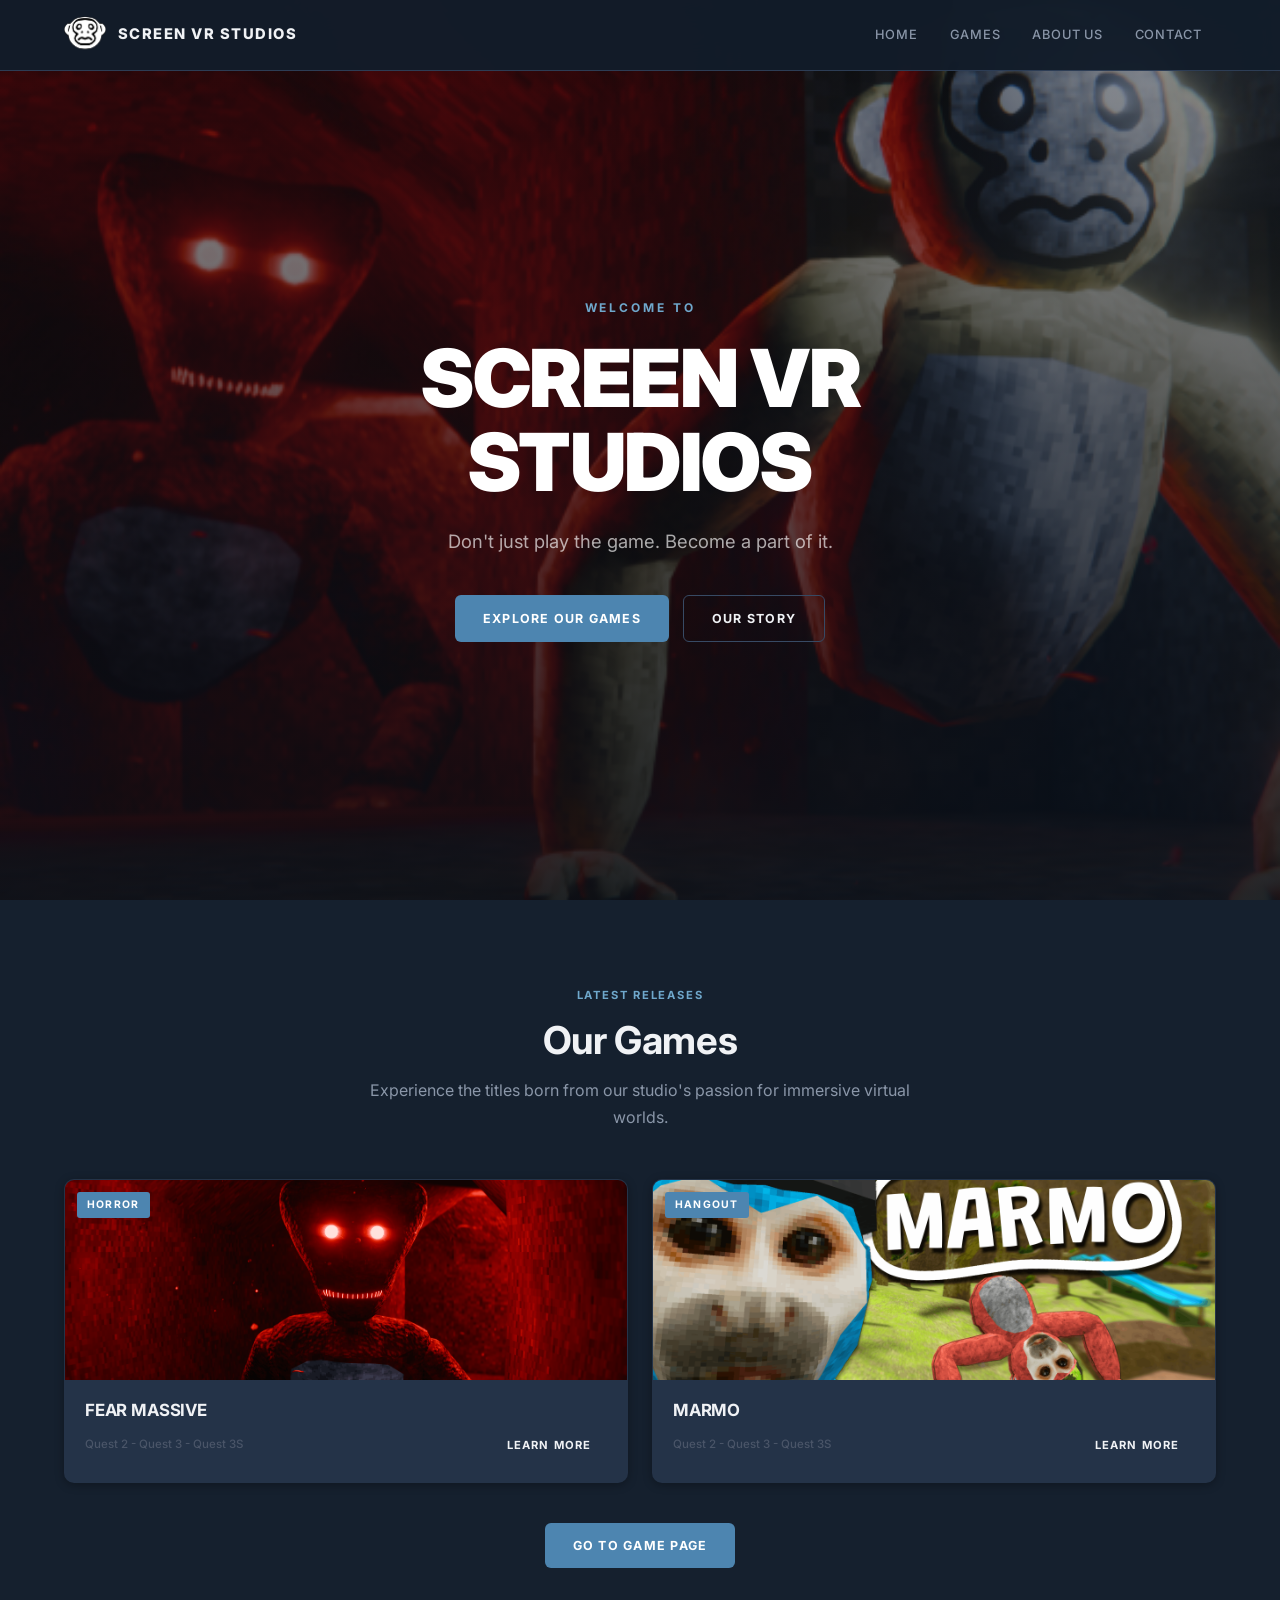
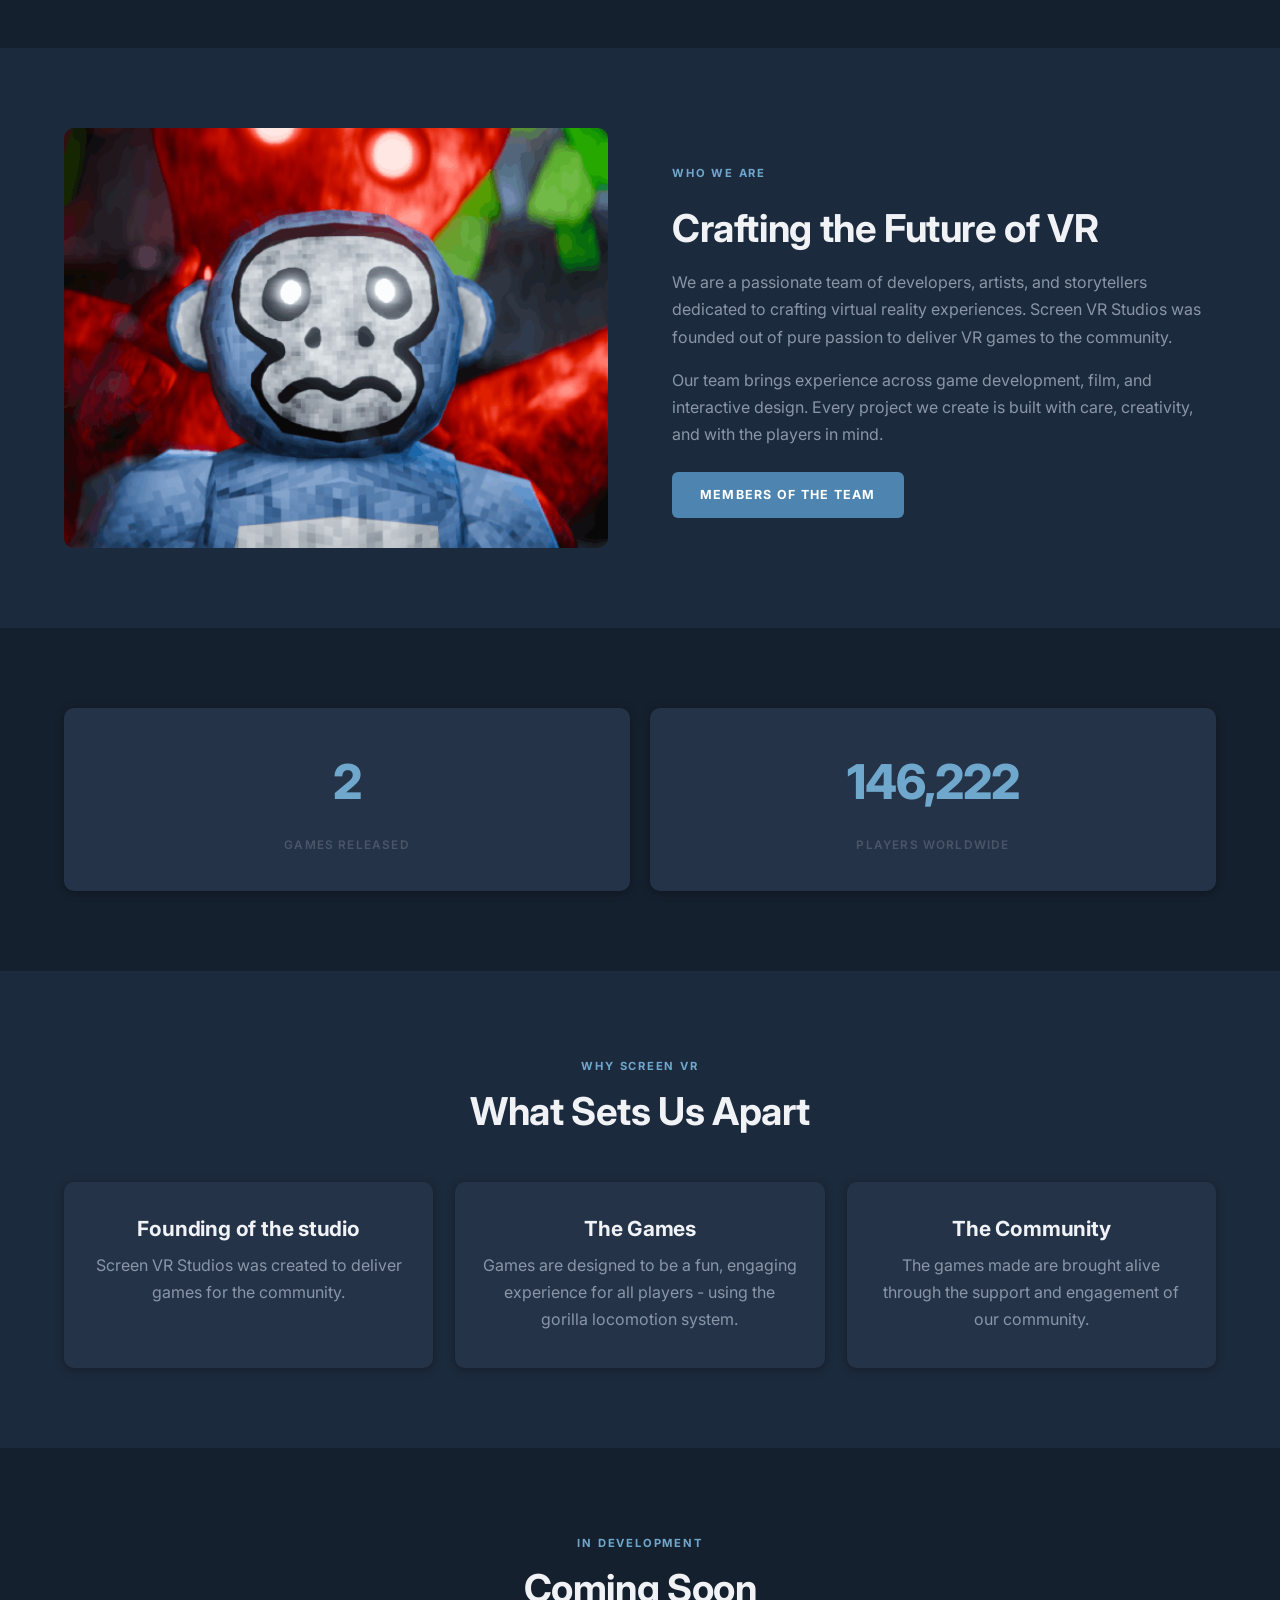
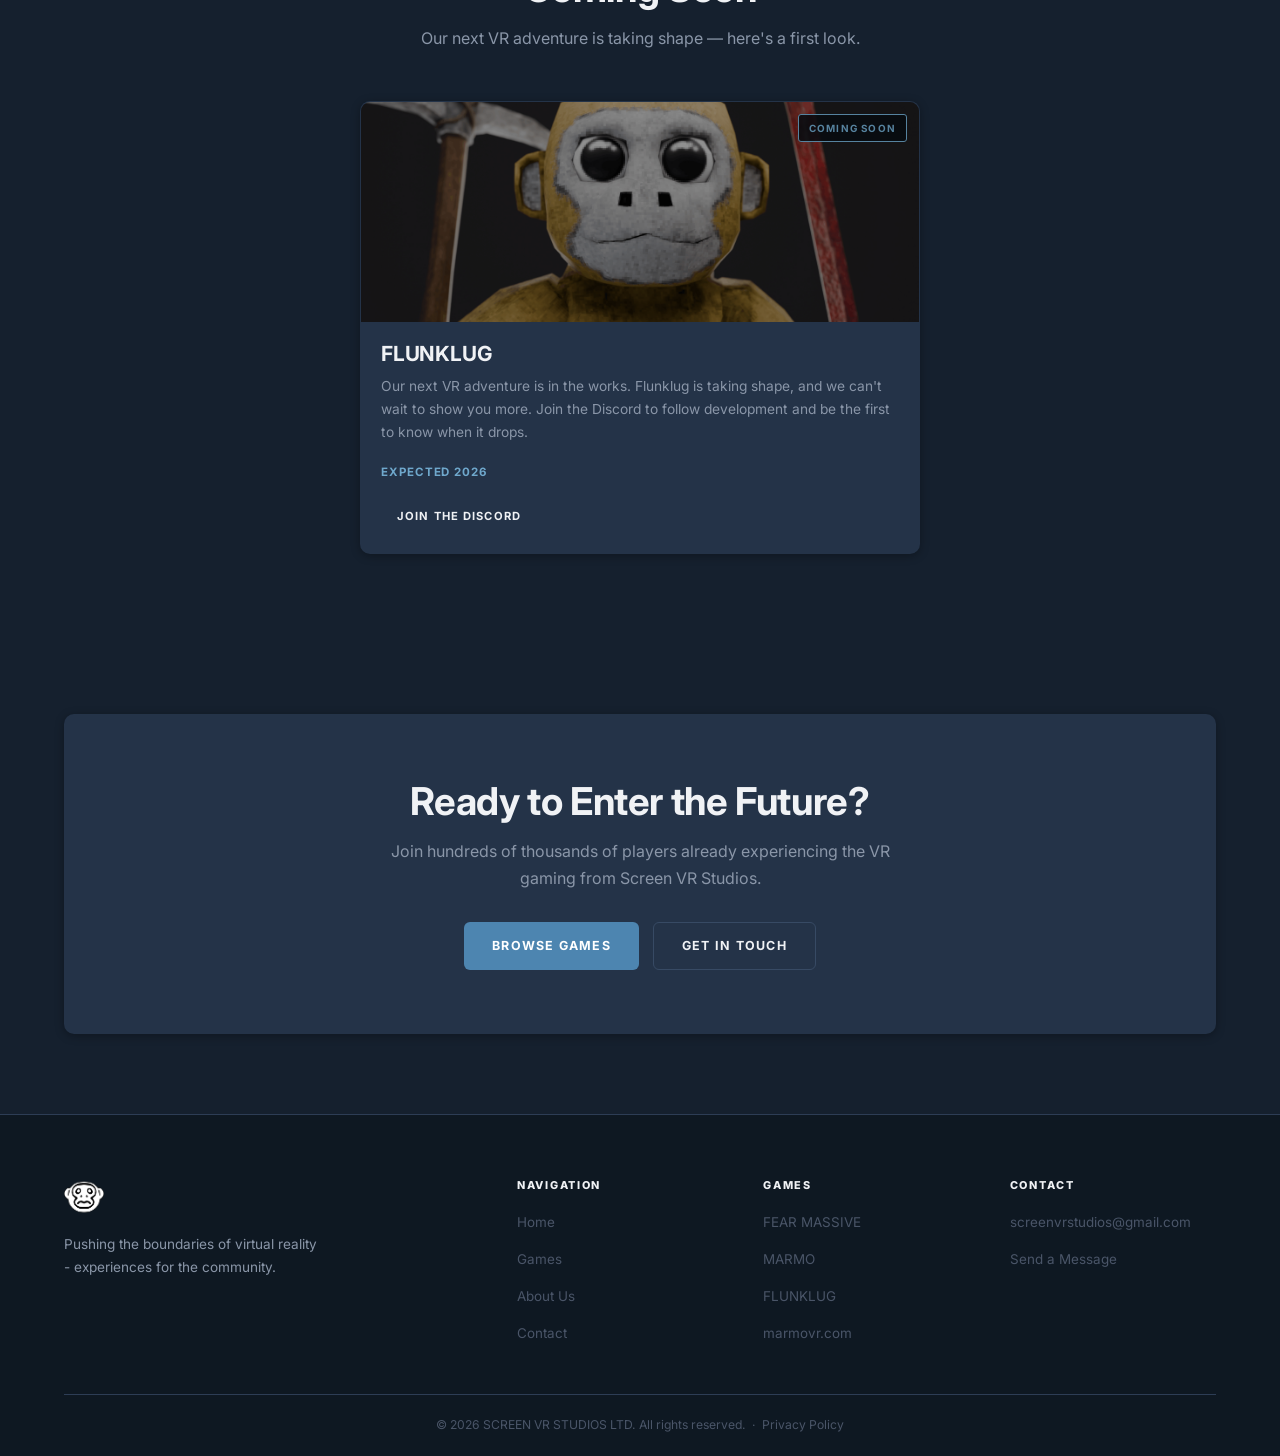
<file: index.html>
<!DOCTYPE html>
<html lang="en">
<head>
    <meta charset="UTF-8">
    <meta name="viewport" content="width=device-width, initial-scale=1.0">
    <title>Home - Screen VR Studios</title>
    <meta property="og:title" content="Screen VR Studios">
    <meta property="og:description" content="VR game developers based in England, UK. Creators of Fear Massive and Marmo - available now on Meta Quest.">
    <meta property="og:image" content="https://screenvrstudios.com/logo.png">
    <meta property="og:url" content="https://screenvrstudios.com">
    <meta property="og:type" content="website">
    <link rel="icon" type="image/x-icon" href="/images/SVS.ico">
    <link rel="apple-touch-icon" href="/logo.png">
    <link rel="manifest" href="/site.webmanifest">
    <meta name="theme-color" content="#4d85b0">
    <link rel="preconnect" href="https://fonts.googleapis.com">
    <link rel="preconnect" href="https://fonts.gstatic.com" crossorigin>
    <link rel="stylesheet" href="https://fonts.googleapis.com/css2?family=Inter:wght@400;500;600;700;800&display=swap">
    <link rel="preload" as="image" href="images/IntroImage.jpg">
    <link rel="stylesheet" href="styles.css">
</head>
<body class="preloading">

    <div id="preloader">
        <img src="logo.png" alt="Screen VR Studios" class="preloader-logo">
        <div class="preloader-spinner"></div>
    </div>

    <header class="site-header" id="site-header">
        <div class="header-inner container">
            <a href="/" class="brand">
                <img src="logo.png" alt="Screen VR Studios Logo" class="brand-logo">
                <span class="brand-name">SCREEN VR STUDIOS</span>
            </a>
            <nav class="main-nav">
                <ul>
                    <li><a href="/" class="nav-link">Home</a></li>
                    <li><a href="/games" class="nav-link">Games</a></li>
                    <li><a href="/about" class="nav-link">About Us</a></li>
                    <li><a href="/contact" class="nav-link">Contact</a></li>
                </ul>
            </nav>
            <button class="hamburger" id="hamburger" aria-label="Open menu" aria-expanded="false">
                <span></span><span></span><span></span>
            </button>
        </div>
        <nav class="mobile-nav" id="mobile-nav" aria-hidden="true">
            <ul>
                <li><a href="/" class="nav-link">Home</a></li>
                <li><a href="/games" class="nav-link">Games</a></li>
                <li><a href="/about" class="nav-link">About Us</a></li>
                <li><a href="/contact" class="nav-link">Contact</a></li>
            </ul>
        </nav>
    </header>

    <main>

        <section class="hero" style="--hero-bg: url('images/IntroImage.jpg')">
            <div class="hero-overlay"></div>
            <div class="hero-content">
                <p class="hero-tagline">Welcome to</p>
                <h1 class="hero-title">SCREEN VR STUDIOS</h1>
                <p class="hero-subtitle">Don't just play the game. Become a part of it.</p>
                <div class="hero-buttons">
                    <a href="/games" class="btn btn-primary">Explore Our Games</a>
                    <a href="/about" class="btn btn-outline">Our Story</a>
                </div>
            </div>

        </section>

        <section class="section" id="featured-games">
            <div class="container">
                <div class="section-header">
                    <span class="section-label">Latest Releases</span>
                    <h2 class="section-title">Our Games</h2>
                    <p class="section-desc">Experience the titles born from our studio's passion for immersive virtual worlds.</p>
                </div>
                <div class="games-grid">

                    <div class="game-card reveal">
                        <div class="game-card-img" style="--card-img: url('images/FM_HeroBannerBlank.png')">
                            <span class="game-tag">Horror</span>
                        </div>
                        <div class="game-card-body">
                            <h3>FEAR MASSIVE</h3>
                            <div class="game-card-footer">
                                <span class="game-platform">Quest 2 - Quest 3 - Quest 3S</span>
                                <a href="/games" class="btn btn-sm">Learn More</a>
                            </div>
                        </div>
                    </div>

                    <div class="game-card reveal">
                        <div class="game-card-img" style="--card-img: url('images/Ma_CoverImage.png')">
                            <span class="game-tag">Hangout</span>
                        </div>
                        <div class="game-card-body">
                            <h3>MARMO</h3>
                            <div class="game-card-footer">
                                <span class="game-platform">Quest 2 - Quest 3 - Quest 3S</span>
                                <a href="/games" class="btn btn-sm">Learn More</a>
                            </div>
                        </div>
                    </div>

                </div>
                <div class="section-cta">
                    <a href="/games" class="btn btn-primary">Go to game page</a>
                </div>
            </div>
        </section>

        <section class="section section-dark about-teaser">
            <div class="container">
                <div class="two-col-grid">
                    <div class="two-col-img reveal">
                        <img src="images/FM_SquareLogoIcon512.png" alt="Screen VR Studios Team" loading="lazy">
                    </div>
                    <div class="two-col-text reveal">
                        <span class="section-label">Who We Are</span>
                        <h2>Crafting the Future of VR</h2>
                        <p>We are a passionate team of developers, artists, and storytellers dedicated to crafting virtual reality experiences. Screen VR Studios was founded out of pure passion to deliver VR games to the community.</p>
                        <p>Our team brings experience across game development, film, and interactive design. Every project we create is built with care, creativity, and with the players in mind.</p>
                        <a href="/about" class="btn btn-primary">Members of the Team</a>
                    </div>
                </div>
            </div>
        </section>

        <section class="section stats-section">
            <div class="container">
                <div class="stats-grid">
                    <div class="stat-item reveal">
                        <span class="stat-number" data-target="2" data-instant="true">2</span>
                        <span class="stat-label">Games Released</span>
                    </div>
                    <div class="stat-item reveal">
                        <span class="stat-number" data-target="350000" data-suffix="+">350,000+</span>
                        <span class="stat-label">Players Worldwide</span>
                    </div>
                </div>
            </div>
        </section>

        <section class="section section-dark features-section">
            <div class="container">
                <div class="section-header">
                    <span class="section-label">Why Screen VR</span>
                    <h2 class="section-title">What Sets Us Apart</h2>
                </div>
                <div class="features-grid">
                    <div class="feature-card reveal">
                        <h3>Founding of the studio</h3>
                        <p>Screen VR Studios was created to deliver games for the community.</p>
                    </div>
                    <div class="feature-card reveal">
                        <h3>The Games</h3>
                        <p>Games are designed to be a fun, engaging experience for all players - using the gorilla locomotion system.</p>
                    </div>
                    <div class="feature-card reveal">
                        <h3>The Community</h3>
                        <p>The games made are brought alive through the support and engagement of our community.</p>
                    </div>
                </div>
            </div>
        </section>

        <section class="section coming-soon-section">
            <div class="container">
                <div class="section-header">
                    <span class="section-label">In Development</span>
                    <h2 class="section-title">Coming Soon</h2>
                    <p class="section-desc">Our next VR adventure is taking shape — here's a first look.</p>
                </div>
                <div class="coming-soon-grid">
                    <div class="coming-soon-card reveal">
                        <div class="coming-soon-img" style="--cs-img: url('images/Flunklug.jpg')">
                            <div class="coming-soon-badge">Coming Soon</div>
                        </div>
                        <div class="coming-soon-body">
                            <h3>FLUNKLUG</h3>
                            <p>Our next VR adventure is in the works. Flunklug is taking shape, and we can't wait to show you more. Join the Discord to follow development and be the first to know when it drops.</p>
                            <span class="release-eta">Expected 2026</span>
                            <div style="margin-top:16px;">
                                <a href="https://discord.gg/YQxSgAFdZA" class="btn btn-sm">Join the Discord</a>
                            </div>
                        </div>
                    </div>
                </div>
            </div>
        </section>

        <section class="section cta-section">
            <div class="container">
                <div class="cta-box reveal">
                    <h2>Ready to Enter the Future?</h2>
                    <p>Join hundreds of thousands of players already experiencing the VR gaming from Screen VR Studios.</p>
                    <div class="cta-buttons">
                        <a href="/games" class="btn btn-primary">Browse Games</a>
                        <a href="/contact" class="btn btn-outline">Get in Touch</a>
                    </div>
                </div>
            </div>
        </section>

    </main>

    <footer class="site-footer">
        <div class="container">
            <div class="footer-grid">
                <div class="footer-brand">
                    <img src="logo.png" alt="Screen VR Studios" class="footer-logo">
                    <p>Pushing the boundaries of virtual reality - experiences for the community.</p>

                </div>
                <div class="footer-links">
                    <h4>Navigation</h4>
                    <ul>
                        <li><a href="/">Home</a></li>
                        <li><a href="/games">Games</a></li>
                        <li><a href="/about">About Us</a></li>
                        <li><a href="/contact">Contact</a></li>
                    </ul>
                </div>
                <div class="footer-links">
                    <h4>Games</h4>
                    <ul>
                        <li><a href="https://www.meta.com/en-gb/experiences/fear-massive/7140885302658491/">FEAR MASSIVE</a></li>
                        <li><a href="https://www.meta.com/en-gb/experiences/marmo/24881288181514277/">MARMO</a></li>
                        <li><a href="/flunklug">FLUNKLUG</a></li>
                        <li><a href="https://marmovr.com">marmovr.com</a></li>
                    </ul>
                </div>
                <div class="footer-links">
                    <h4>Contact</h4>
                    <ul>
                        <li><a href="mailto:screenvrstudios@gmail.com">screenvrstudios@gmail.com</a></li>
                        <li><a href="/contact">Send a Message</a></li>
                    </ul>
                </div>
            </div>
            <div class="footer-bottom">
                <p>&copy; <span id="footer-year"></span> SCREEN VR STUDIOS LTD. All rights reserved. &nbsp;·&nbsp; <a href="/privacy-policy">Privacy Policy</a></p>
            </div>
        </div>
    </footer>

    <script src="main.js"></script>
</body>
</html>
</file>
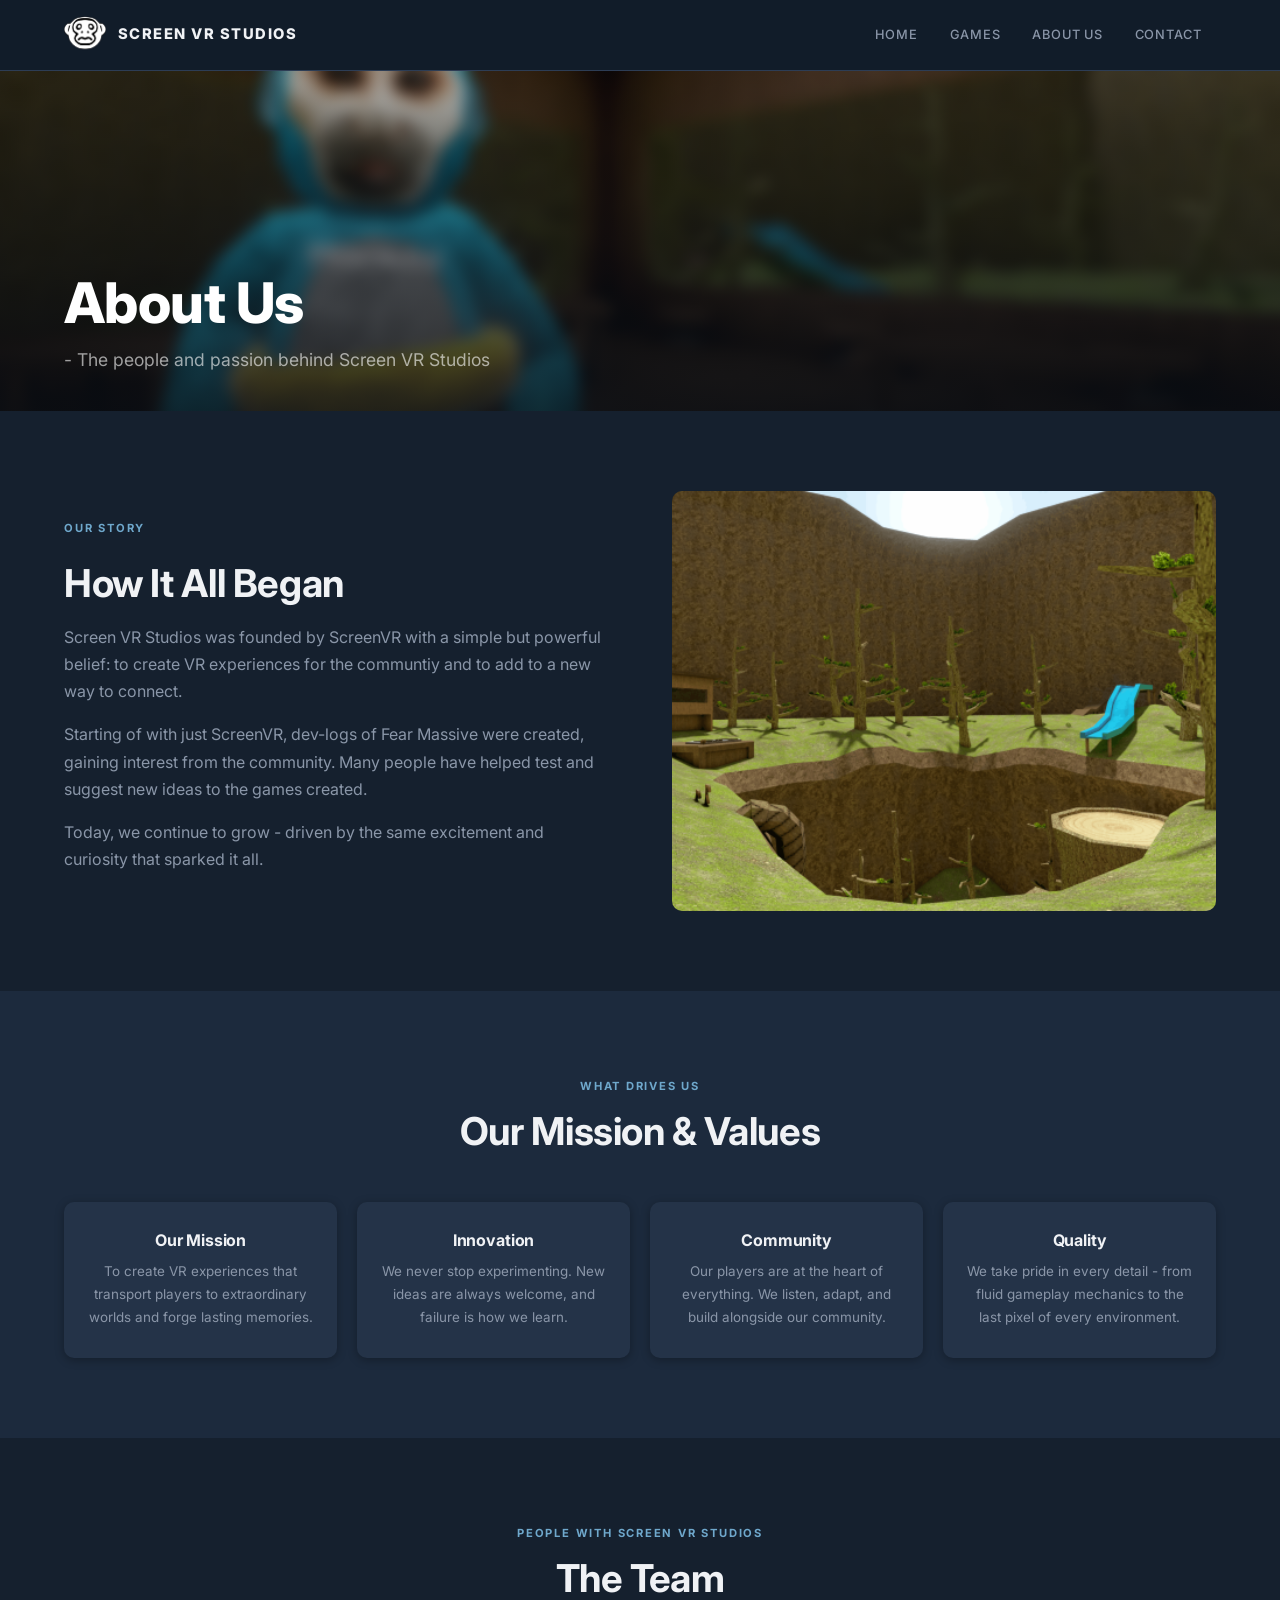
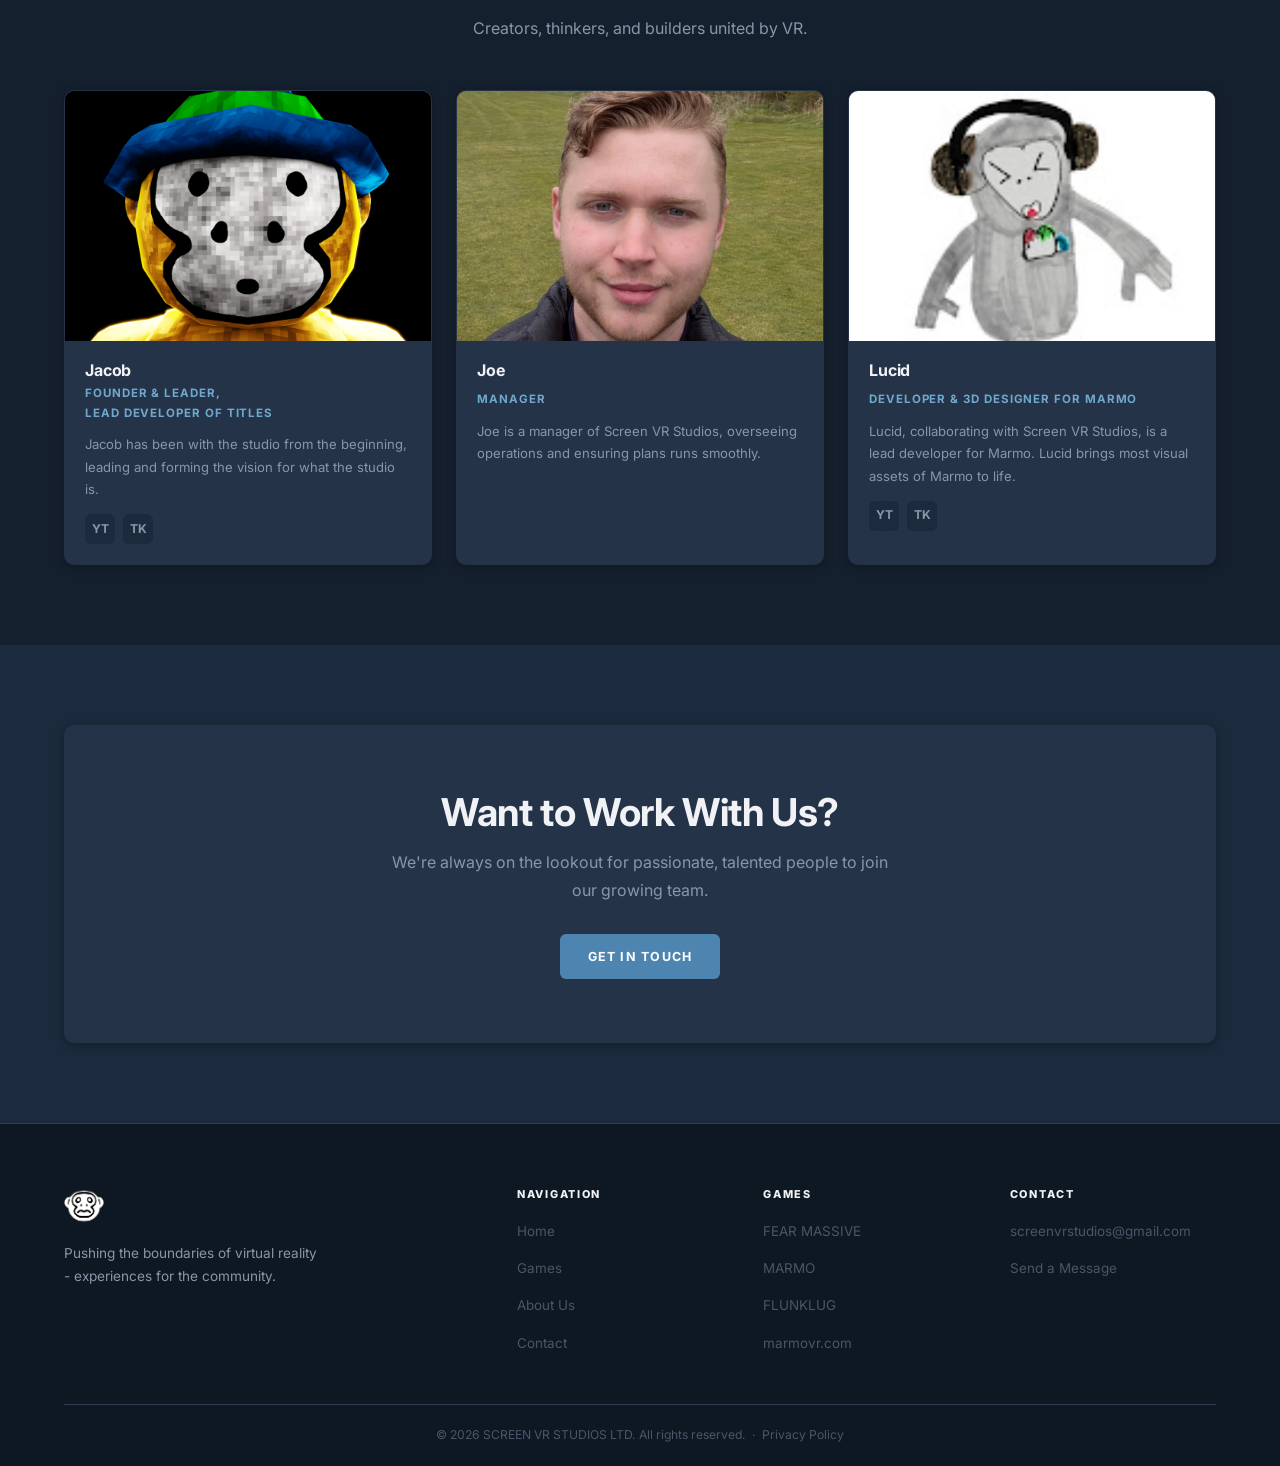
<file: about.html>
<!DOCTYPE html>
<html lang="en">
<head>
    <meta charset="UTF-8">
    <meta name="viewport" content="width=device-width, initial-scale=1.0">
    <title>About Us - Screen VR Studios</title>
    <meta property="og:title" content="About Us - Screen VR Studios">
    <meta property="og:description" content="Meet the team behind Screen VR Studios - a VR game development studio based in England, UK.">
    <meta property="og:image" content="https://screenvrstudios.com/logo.png">
    <meta property="og:url" content="https://screenvrstudios.com/about.html">
    <meta property="og:type" content="website">
    <link rel="icon" type="image/x-icon" href="/images/SVS.ico">
    <link rel="apple-touch-icon" href="/logo.png">
    <link rel="manifest" href="/site.webmanifest">
    <meta name="theme-color" content="#4d85b0">
    <link rel="preconnect" href="https://fonts.googleapis.com">
    <link rel="preconnect" href="https://fonts.gstatic.com" crossorigin>
    <link rel="stylesheet" href="https://fonts.googleapis.com/css2?family=Inter:wght@400;500;600;700;800&display=swap">
    <link rel="preload" as="image" href="images/MarmoShot1Blurred.png">
    <link rel="stylesheet" href="styles.css">
</head>
<body class="preloading">

    <div id="preloader">
        <img src="logo.png" alt="Screen VR Studios" class="preloader-logo">
        <div class="preloader-spinner"></div>
    </div>

    <header class="site-header" id="site-header">
        <div class="header-inner container">
            <a href="/" class="brand">
                <img src="logo.png" alt="Screen VR Studios Logo" class="brand-logo">
                <span class="brand-name">SCREEN VR STUDIOS</span>
            </a>
            <nav class="main-nav">
                <ul>
                    <li><a href="/" class="nav-link">Home</a></li>
                    <li><a href="/games" class="nav-link">Games</a></li>
                    <li><a href="/about" class="nav-link">About Us</a></li>
                    <li><a href="/contact" class="nav-link">Contact</a></li>
                </ul>
            </nav>
            <button class="hamburger" id="hamburger" aria-label="Open menu" aria-expanded="false">
                <span></span><span></span><span></span>
            </button>
        </div>
        <nav class="mobile-nav" id="mobile-nav" aria-hidden="true">
            <ul>
                <li><a href="/" class="nav-link">Home</a></li>
                <li><a href="/games" class="nav-link">Games</a></li>
                <li><a href="/about" class="nav-link">About Us</a></li>
                <li><a href="/contact" class="nav-link">Contact</a></li>
            </ul>
        </nav>
    </header>

    <main>

        <section class="page-hero" style="--hero-bg: url('images/MarmoShot1Blurred.png')">
            <div class="hero-overlay"></div>
            <div class="page-hero-content container">
                <h1>About Us</h1>
                <p>- The people and passion behind Screen VR Studios</p>
            </div>
        </section>

        <section class="section">
            <div class="container">
                <div class="two-col-grid">
                    <div class="two-col-text reveal">
                        <span class="section-label">Our Story</span>
                        <h2>How It All Began</h2>
                        <p>Screen VR Studios was founded by ScreenVR with a simple but powerful belief: to create VR experiences for the communtiy and to add to a new way to connect.</p>
                        <p>Starting of with just ScreenVR, dev-logs of Fear Massive were created, gaining interest from the community. Many people have helped test and suggest new ideas to the games created.</p>
                        <p>Today, we continue to grow - driven by the same excitement and curiosity that sparked it all.</p>
                    </div>
                    <div class="two-col-img reveal">
                        <img src="images/MarmoShot3.png" alt="Our Story" loading="lazy">
                    </div>
                </div>
            </div>
        </section>

        <section class="section section-dark">
            <div class="container">
                <div class="section-header">
                    <span class="section-label">What Drives Us</span>
                    <h2 class="section-title">Our Mission &amp; Values</h2>
                </div>
                <div class="values-grid">
                    <div class="value-card reveal">
                        <h3>Our Mission</h3>
                        <p>To create VR experiences that transport players to extraordinary worlds and forge lasting memories.</p>
                    </div>
                    <div class="value-card reveal">
                        <h3>Innovation</h3>
                        <p>We never stop experimenting. New ideas are always welcome, and failure is how we learn.</p>
                    </div>
                    <div class="value-card reveal">
                        <h3>Community</h3>
                        <p>Our players are at the heart of everything. We listen, adapt, and build alongside our community.</p>
                    </div>
                    <div class="value-card reveal">
                        <h3>Quality</h3>
                        <p>We take pride in every detail - from fluid gameplay mechanics to the last pixel of every environment.</p>
                    </div>
                </div>
            </div>
        </section>

        <section class="section" id="team">
            <div class="container">
                <div class="section-header">
                    <span class="section-label">People with Screen Vr Studios</span>
                    <h2 class="section-title">The Team</h2>
                    <p class="section-desc">Creators, thinkers, and builders united by VR.</p>
                </div>
                <div class="team-grid">

                    <div class="team-card reveal">
                        <div class="team-card-img" style="--member-img: url('images/ScreenFMPlayer.png')"></div>
                        <div class="team-card-body">
                            <h3>Jacob</h3>
                            <span class="team-role">Founder & Leader,<br> lead developer of titles</span>
                            <p>Jacob has been with the studio from the beginning, leading and forming the vision for what the studio is.</p>
                            <div class="team-social">
                                <a href="https://www.youtube.com/@ScreenVR" aria-label="YouTube">YT</a>
                                <a href="https://www.tiktok.com/@screenvrstudios" aria-label="TikTok">TK</a>
                            </div>
                        </div>
                    </div>

                    <div class="team-card reveal">
                        <div class="team-card-img" style="--member-img: url('images/joe.jpg')"></div>
                        <div class="team-card-body">
                            <h3>Joe</h3>
                            <span class="team-role">Manager</span>
                            <p>Joe is a manager of Screen VR Studios, overseeing operations and ensuring plans runs smoothly.</p>
                        </div>
                    </div>

                    <div class="team-card reveal">
                        <div class="team-card-img" style="--member-img: url('images/Lucid.jpg')"></div>
                        <div class="team-card-body">
                            <h3>Lucid</h3>
                            <span class="team-role">Developer & 3D Designer for Marmo</span>
                            <p>Lucid, collaborating with Screen VR Studios, is a lead developer for Marmo. Lucid brings most visual assets of Marmo to life.</p>
                            <div class="team-social">
                                <a href="https://www.youtube.com/@mightbelucid" aria-label="Youtube">YT</a>
                                <a href="https://www.tiktok.com/@mightbelucid" aria-label="TikTok">TK</a>
                            </div>
                        </div>
                    </div>



                </div>
            </div>
        </section>

        <section class="section section-dark">
            <div class="container">
                <div class="cta-box reveal">
                    <h2>Want to Work With Us?</h2>
                    <p>We're always on the lookout for passionate, talented people to join our growing team.</p>
                    <a href="/contact" class="btn btn-primary">Get in Touch</a>
                </div>
            </div>
        </section>

    </main>

    <footer class="site-footer">
        <div class="container">
            <div class="footer-grid">
                <div class="footer-brand">
                    <img src="logo.png" alt="Screen VR Studios" class="footer-logo">
                    <p>Pushing the boundaries of virtual reality - experiences for the community.</p>

                </div>
                <div class="footer-links">
                    <h4>Navigation</h4>
                    <ul>
                        <li><a href="/">Home</a></li>
                        <li><a href="/games">Games</a></li>
                        <li><a href="/about">About Us</a></li>
                        <li><a href="/contact">Contact</a></li>
                    </ul>
                </div>
                <div class="footer-links">
                    <h4>Games</h4>
                    <ul>
                        <li><a href="https://www.meta.com/en-gb/experiences/fear-massive/7140885302658491/">FEAR MASSIVE</a></li>
                        <li><a href="https://www.meta.com/en-gb/experiences/marmo/24881288181514277/">MARMO</a></li>
                        <li><a href="/flunklug">FLUNKLUG</a></li>
                        <li><a href="https://marmovr.com">marmovr.com</a></li>
                    </ul>
                </div>
                <div class="footer-links">
                    <h4>Contact</h4>
                    <ul>
                        <li><a href="mailto:screenvrstudios@gmail.com">screenvrstudios@gmail.com</a></li>
                        <li><a href="/contact">Send a Message</a></li>
                    </ul>
                </div>
            </div>
            <div class="footer-bottom">
                <p>&copy; <span id="footer-year"></span> SCREEN VR STUDIOS LTD. All rights reserved. &nbsp;·&nbsp; <a href="/privacy-policy">Privacy Policy</a></p>
            </div>
        </div>
    </footer>

    <script src="main.js"></script>
</body>
</html>
</file>
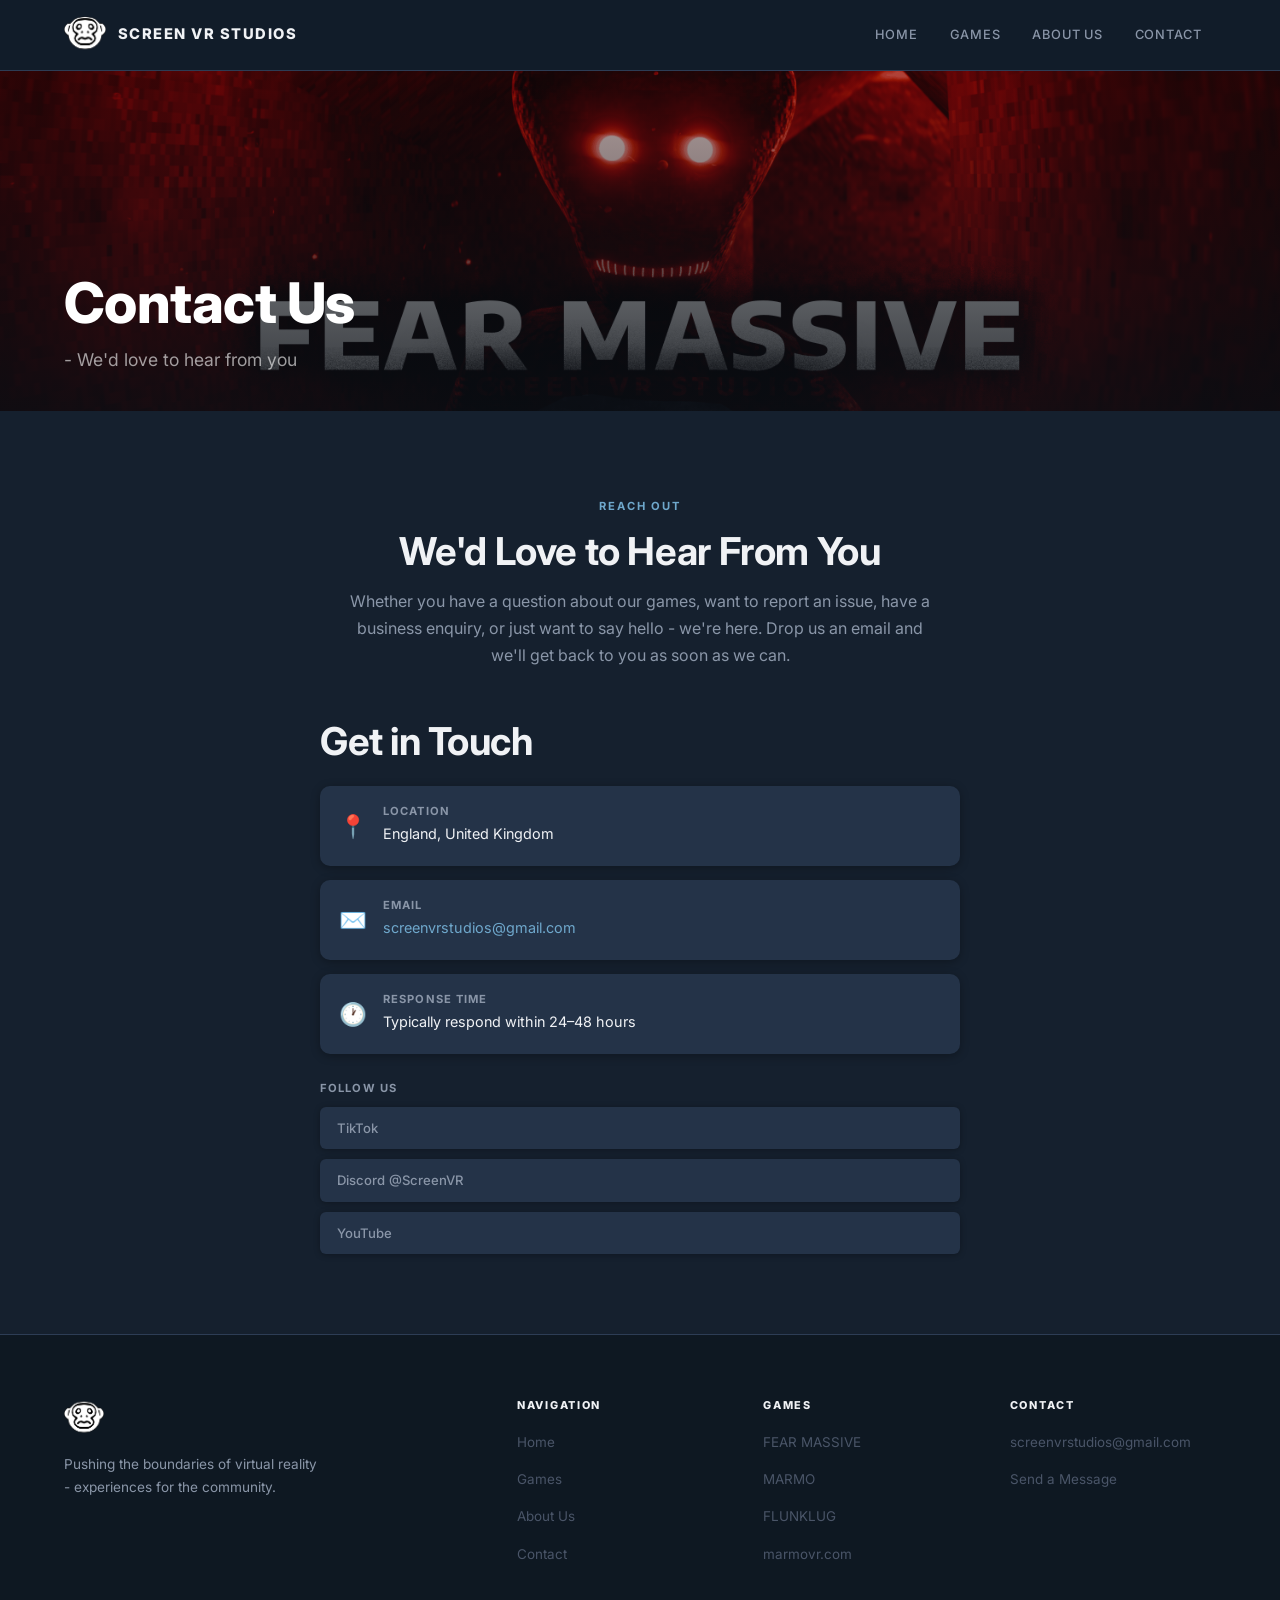
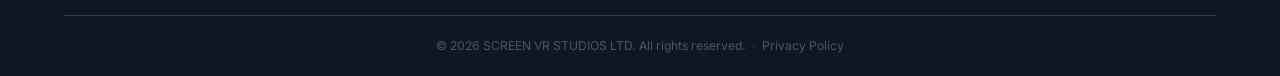
<file: contact.html>
<!DOCTYPE html>
<html lang="en">
<head>
    <meta charset="UTF-8">
    <meta name="viewport" content="width=device-width, initial-scale=1.0">
    <title>Contact - Screen VR Studios</title>
    <meta property="og:title" content="Contact - Screen VR Studios">
    <meta property="og:description" content="Get in touch with Screen VR Studios. We'd love to hear from you.">
    <meta property="og:image" content="https://screenvrstudios.com/logo.png">
    <meta property="og:url" content="https://screenvrstudios.com/contact.html">
    <meta property="og:type" content="website">
    <link rel="icon" type="image/x-icon" href="/images/SVS.ico">
    <link rel="apple-touch-icon" href="/logo.png">
    <link rel="manifest" href="/site.webmanifest">
    <meta name="theme-color" content="#4d85b0">
    <link rel="preconnect" href="https://fonts.googleapis.com">
    <link rel="preconnect" href="https://fonts.gstatic.com" crossorigin>
    <link rel="stylesheet" href="https://fonts.googleapis.com/css2?family=Inter:wght@400;500;600;700;800&display=swap">
    <link rel="preload" as="image" href="images/FM_HeroBanner.png">
    <link rel="stylesheet" href="styles.css">
</head>
<body class="preloading">

    <div id="preloader">
        <img src="logo.png" alt="Screen VR Studios" class="preloader-logo">
        <div class="preloader-spinner"></div>
    </div>

    <header class="site-header" id="site-header">
        <div class="header-inner container">
            <a href="/" class="brand">
                <img src="logo.png" alt="Screen VR Studios Logo" class="brand-logo">
                <span class="brand-name">SCREEN VR STUDIOS</span>
            </a>
            <nav class="main-nav">
                <ul>
                    <li><a href="/" class="nav-link">Home</a></li>
                    <li><a href="/games" class="nav-link">Games</a></li>
                    <li><a href="/about" class="nav-link">About Us</a></li>
                    <li><a href="/contact" class="nav-link">Contact</a></li>
                </ul>
            </nav>
            <button class="hamburger" id="hamburger" aria-label="Open menu" aria-expanded="false">
                <span></span><span></span><span></span>
            </button>
        </div>
        <nav class="mobile-nav" id="mobile-nav" aria-hidden="true">
            <ul>
                <li><a href="/" class="nav-link">Home</a></li>
                <li><a href="/games" class="nav-link">Games</a></li>
                <li><a href="/about" class="nav-link">About Us</a></li>
                <li><a href="/contact" class="nav-link">Contact</a></li>
            </ul>
        </nav>
    </header>

    <main>

        <section class="page-hero" style="--hero-bg: url('images/FM_HeroBanner.png')">
            <div class="hero-overlay"></div>
            <div class="page-hero-content container">
                <h1>Contact Us</h1>
                <p>- We'd love to hear from you</p>
            </div>
        </section>

        <section class="section">
            <div class="container">
                <div class="section-header reveal" style="max-width: 720px; margin: 0 auto 48px;">
                    <span class="section-label">Reach Out</span>
                    <h2 class="section-title">We'd Love to Hear From You</h2>
                    <p class="section-desc">Whether you have a question about our games, want to report an issue, have a business enquiry, or just want to say hello - we're here. Drop us an email and we'll get back to you as soon as we can.</p>
                </div>

                <div class="contact-info reveal" style="max-width: 640px; margin: 0 auto;">
                    <h2>Get in Touch</h2>

                    <div class="contact-info-item">
                        <div class="contact-info-icon">📍</div>
                        <div>
                            <h4>Location</h4>
                            <p>England, United Kingdom</p>
                        </div>
                    </div>

                    <div class="contact-info-item">
                        <div class="contact-info-icon">✉️</div>
                        <div>
                            <h4>Email</h4>
                            <p><a href="mailto:screenvrstudios@gmail.com">screenvrstudios@gmail.com</a></p>
                        </div>
                    </div>

                    <div class="contact-info-item">
                        <div class="contact-info-icon">🕐</div>
                        <div>
                            <h4>Response Time</h4>
                            <p>Typically respond within 24–48 hours</p>
                        </div>
                    </div>

                    <div class="contact-social">
                        <h4>Follow Us</h4>
                        <div class="social-links-lg">
                            <a href="https://www.tiktok.com/@screenvrstudios" class="social-link-lg" aria-label="TikTok">TikTok</a>
                            <a href="#discord-screenvr" class="social-link-lg" aria-label="Discord">Discord @ScreenVR</a>
                            <a href="https://www.youtube.com/@ScreenVR" class="social-link-lg" aria-label="YouTube">YouTube</a>
                        </div>
                    </div>
                </div>
            </div>
        </section>

    </main>

    <footer class="site-footer">
        <div class="container">
            <div class="footer-grid">
                <div class="footer-brand">
                    <img src="logo.png" alt="Screen VR Studios" class="footer-logo">
                    <p>Pushing the boundaries of virtual reality - experiences for the community.</p>

                </div>
                <div class="footer-links">
                    <h4>Navigation</h4>
                    <ul>
                        <li><a href="/">Home</a></li>
                        <li><a href="/games">Games</a></li>
                        <li><a href="/about">About Us</a></li>
                        <li><a href="/contact">Contact</a></li>
                    </ul>
                </div>
                <div class="footer-links">
                    <h4>Games</h4>
                    <ul>
                        <li><a href="https://www.meta.com/en-gb/experiences/fear-massive/7140885302658491/">FEAR MASSIVE</a></li>
                        <li><a href="https://www.meta.com/en-gb/experiences/marmo/24881288181514277/">MARMO</a></li>
                        <li><a href="/flunklug">FLUNKLUG</a></li>
                        <li><a href="https://marmovr.com">marmovr.com</a></li>
                    </ul>
                </div>
                <div class="footer-links">
                    <h4>Contact</h4>
                    <ul>
                        <li><a href="mailto:screenvrstudios@gmail.com">screenvrstudios@gmail.com</a></li>
                        <li><a href="/contact">Send a Message</a></li>
                    </ul>
                </div>
            </div>
            <div class="footer-bottom">
                <p>&copy; <span id="footer-year"></span> SCREEN VR STUDIOS LTD. All rights reserved. &nbsp;·&nbsp; <a href="/privacy-policy">Privacy Policy</a></p>
            </div>
        </div>
    </footer>

    <script src="main.js"></script>
</body>
</html>
</file>
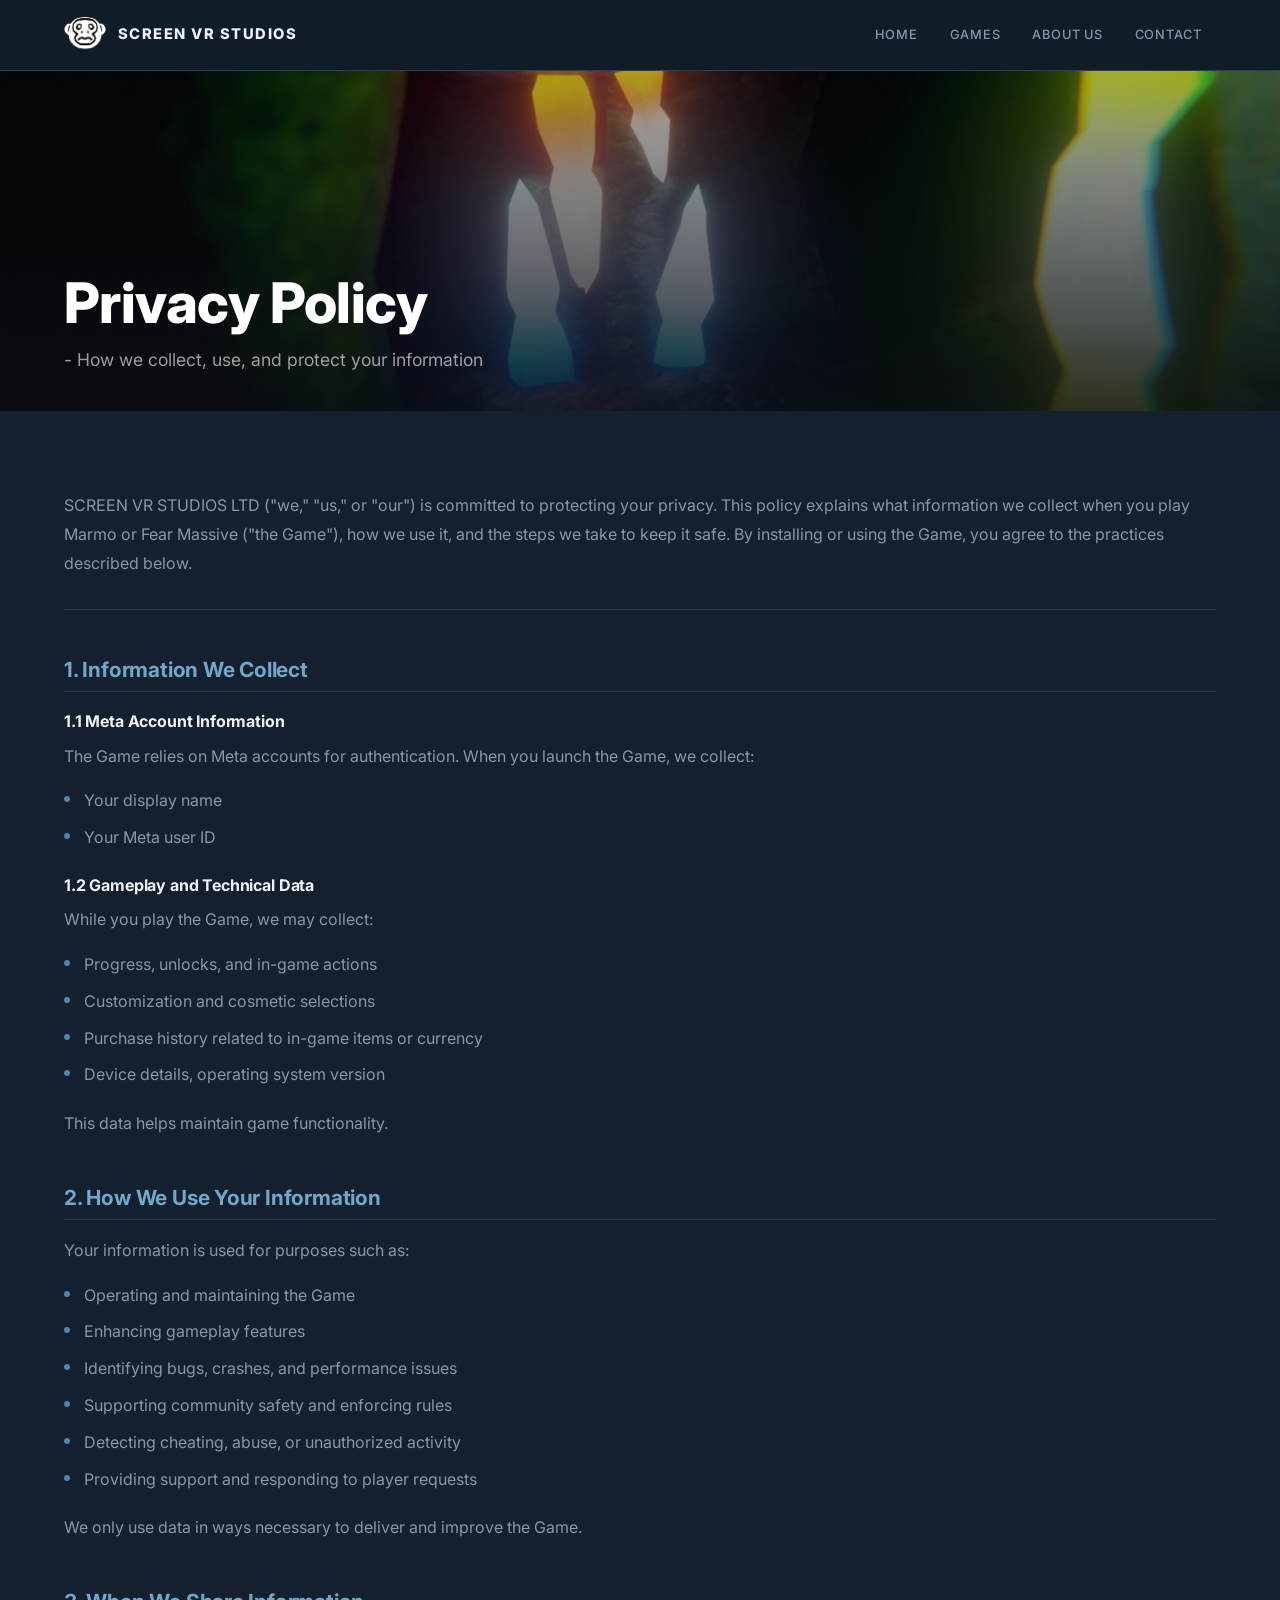
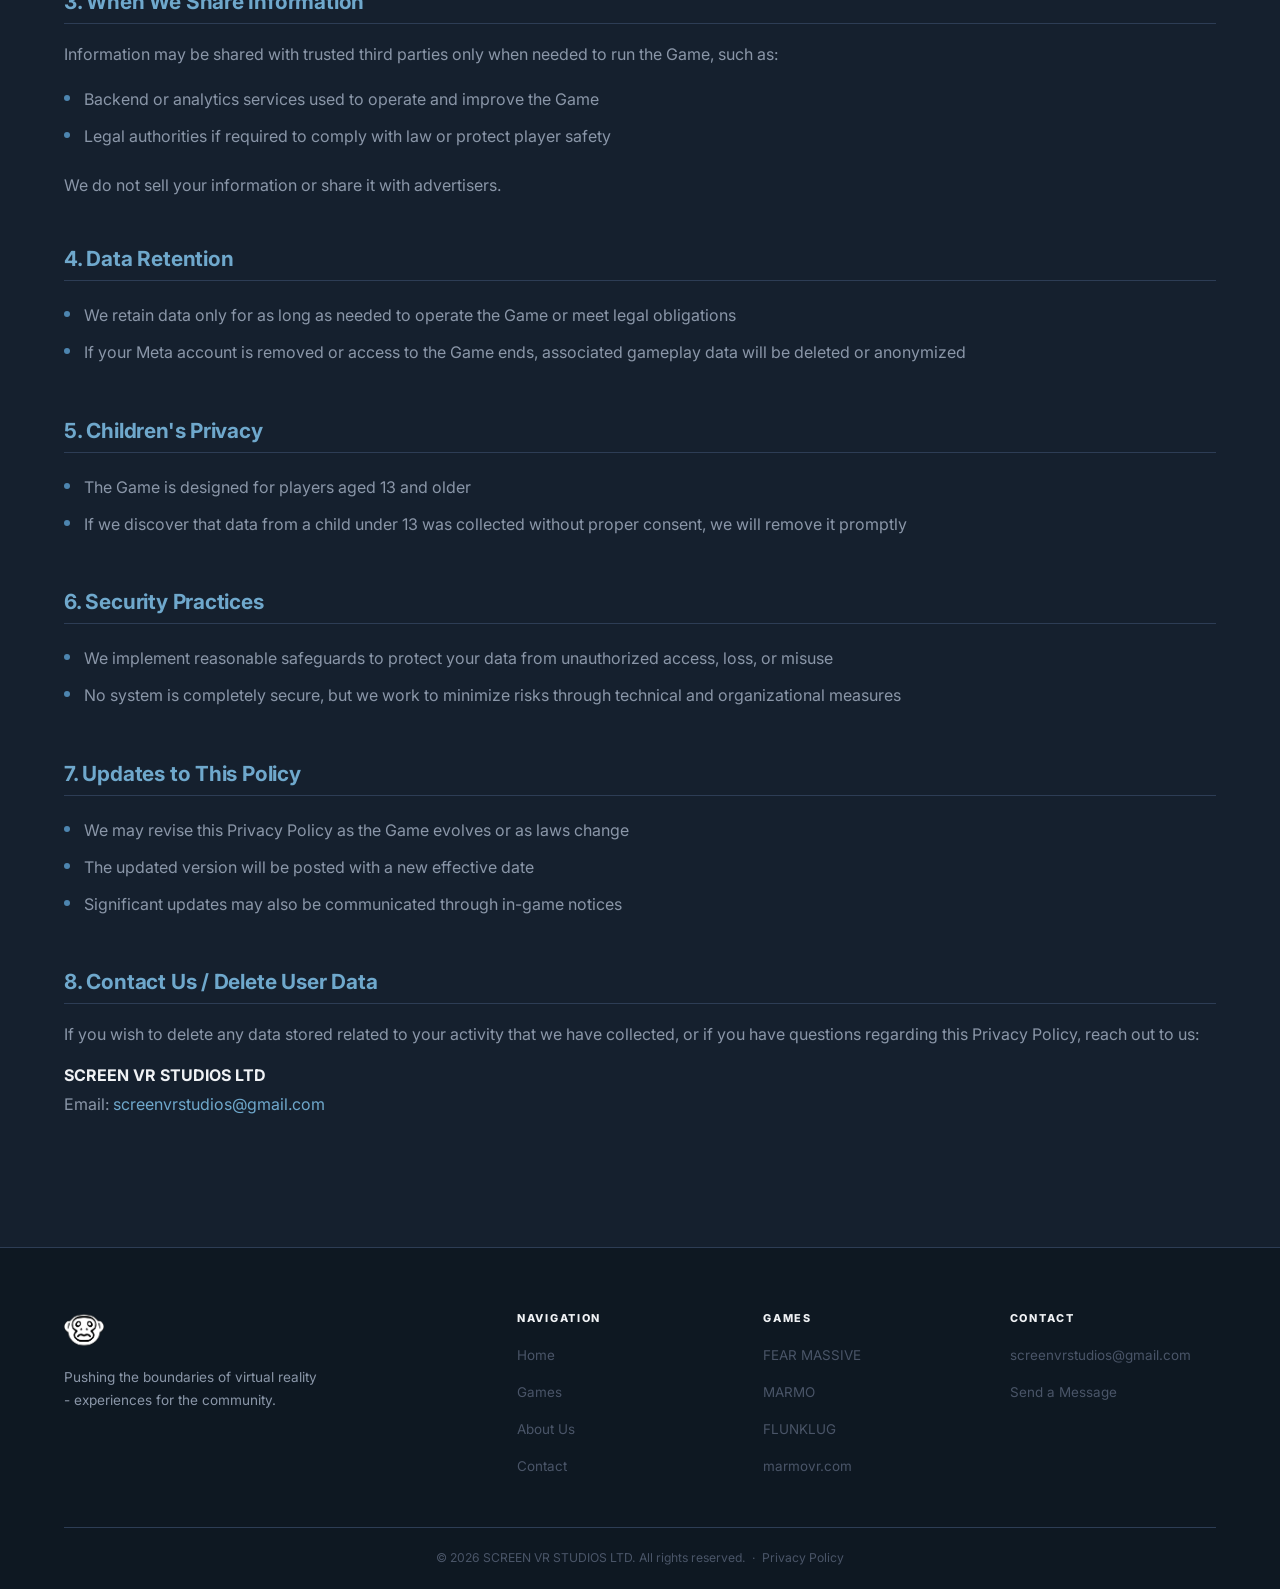
<file: privacy-policy.html>
<!DOCTYPE html>
<html lang="en">
<head>
    <meta charset="UTF-8">
    <meta name="viewport" content="width=device-width, initial-scale=1.0">
    <title>Privacy Policy - Screen VR Studios</title>
    <meta property="og:title" content="Privacy Policy - Screen VR Studios">
    <meta property="og:description" content="Privacy Policy for Screen VR Studios.">
    <meta property="og:image" content="https://screenvrstudios.com/logo.png">
    <meta property="og:url" content="https://screenvrstudios.com/privacy-policy.html">
    <meta property="og:type" content="website">
    <link rel="icon" type="image/x-icon" href="/images/SVS.ico">
    <link rel="apple-touch-icon" href="/logo.png">
    <link rel="manifest" href="/site.webmanifest">
    <meta name="theme-color" content="#4d85b0">
    <link rel="preconnect" href="https://fonts.googleapis.com">
    <link rel="preconnect" href="https://fonts.gstatic.com" crossorigin>
    <link rel="stylesheet" href="https://fonts.googleapis.com/css2?family=Inter:wght@400;500;600;700;800&display=swap">
    <link rel="preload" as="image" href="images/FM_Caves.jpeg">
    <link rel="stylesheet" href="styles.css">
</head>
<body class="preloading">

    <div id="preloader">
        <img src="logo.png" alt="Screen VR Studios" class="preloader-logo">
        <div class="preloader-spinner"></div>
    </div>

    <header class="site-header" id="site-header">
        <div class="header-inner container">
            <a href="/" class="brand">
                <img src="logo.png" alt="Screen VR Studios Logo" class="brand-logo">
                <span class="brand-name">SCREEN VR STUDIOS</span>
            </a>
            <nav class="main-nav">
                <ul>
                    <li><a href="/" class="nav-link">Home</a></li>
                    <li><a href="/games" class="nav-link">Games</a></li>
                    <li><a href="/about" class="nav-link">About Us</a></li>
                    <li><a href="/contact" class="nav-link">Contact</a></li>
                </ul>
            </nav>
            <button class="hamburger" id="hamburger" aria-label="Open menu" aria-expanded="false">
                <span></span><span></span><span></span>
            </button>
        </div>
        <nav class="mobile-nav" id="mobile-nav" aria-hidden="true">
            <ul>
                <li><a href="/" class="nav-link">Home</a></li>
                <li><a href="/games" class="nav-link">Games</a></li>
                <li><a href="/about" class="nav-link">About Us</a></li>
                <li><a href="/contact" class="nav-link">Contact</a></li>
            </ul>
        </nav>
    </header>

    <main>

        <section class="page-hero" style="--hero-bg: url('images/FM_Caves.jpeg')">
            <div class="hero-overlay"></div>
            <div class="page-hero-content container">
                <h1>Privacy Policy</h1>
                <p>- How we collect, use, and protect your information</p>
            </div>
        </section>

        <section class="section">
            <div class="container">
                <div class="policy-content reveal">

                    <p class="policy-intro">SCREEN VR STUDIOS LTD ("we," "us," or "our") is committed to protecting your privacy. This policy explains what information we collect when you play Marmo or Fear Massive ("the Game"), how we use it, and the steps we take to keep it safe. By installing or using the Game, you agree to the practices described below.</p>

                    <div class="policy-block">
                        <h2>1. Information We Collect</h2>

                        <h3>1.1 Meta Account Information</h3>
                        <p>The Game relies on Meta accounts for authentication. When you launch the Game, we collect:</p>
                        <ul>
                            <li>Your display name</li>
                            <li>Your Meta user ID</li>
                        </ul>

                        <h3>1.2 Gameplay and Technical Data</h3>
                        <p>While you play the Game, we may collect:</p>
                        <ul>
                            <li>Progress, unlocks, and in-game actions</li>
                            <li>Customization and cosmetic selections</li>
                            <li>Purchase history related to in-game items or currency</li>
                            <li>Device details, operating system version</li>
                        </ul>
                        <p>This data helps maintain game functionality.</p>
                    </div>

                    <div class="policy-block">
                        <h2>2. How We Use Your Information</h2>
                        <p>Your information is used for purposes such as:</p>
                        <ul>
                            <li>Operating and maintaining the Game</li>
                            <li>Enhancing gameplay features</li>
                            <li>Identifying bugs, crashes, and performance issues</li>
                            <li>Supporting community safety and enforcing rules</li>
                            <li>Detecting cheating, abuse, or unauthorized activity</li>
                            <li>Providing support and responding to player requests</li>
                        </ul>
                        <p>We only use data in ways necessary to deliver and improve the Game.</p>
                    </div>

                    <div class="policy-block">
                        <h2>3. When We Share Information</h2>
                        <p>Information may be shared with trusted third parties only when needed to run the Game, such as:</p>
                        <ul>
                            <li>Backend or analytics services used to operate and improve the Game</li>
                            <li>Legal authorities if required to comply with law or protect player safety</li>
                        </ul>
                        <p>We do not sell your information or share it with advertisers.</p>
                    </div>

                    <div class="policy-block">
                        <h2>4. Data Retention</h2>
                        <ul>
                            <li>We retain data only for as long as needed to operate the Game or meet legal obligations</li>
                            <li>If your Meta account is removed or access to the Game ends, associated gameplay data will be deleted or anonymized</li>
                        </ul>
                    </div>

                    <div class="policy-block">
                        <h2>5. Children's Privacy</h2>
                        <ul>
                            <li>The Game is designed for players aged 13 and older</li>
                            <li>If we discover that data from a child under 13 was collected without proper consent, we will remove it promptly</li>
                        </ul>
                    </div>

                    <div class="policy-block">
                        <h2>6. Security Practices</h2>
                        <ul>
                            <li>We implement reasonable safeguards to protect your data from unauthorized access, loss, or misuse</li>
                            <li>No system is completely secure, but we work to minimize risks through technical and organizational measures</li>
                        </ul>
                    </div>

                    <div class="policy-block">
                        <h2>7. Updates to This Policy</h2>
                        <ul>
                            <li>We may revise this Privacy Policy as the Game evolves or as laws change</li>
                            <li>The updated version will be posted with a new effective date</li>
                            <li>Significant updates may also be communicated through in-game notices</li>
                        </ul>
                    </div>

                    <div class="policy-block">
                        <h2>8. Contact Us / Delete User Data</h2>
                        <p>If you wish to delete any data stored related to your activity that we have collected, or if you have questions regarding this Privacy Policy, reach out to us:</p>
                        <p><strong>SCREEN VR STUDIOS LTD</strong><br>
                        Email: <a href="mailto:screenvrstudios@gmail.com">screenvrstudios@gmail.com</a></p>
                    </div>

                </div>
            </div>
        </section>

    </main>

    <footer class="site-footer">
        <div class="container">
            <div class="footer-grid">
                <div class="footer-brand">
                    <img src="logo.png" alt="Screen VR Studios" class="footer-logo">
                    <p>Pushing the boundaries of virtual reality - experiences for the community.</p>
                </div>
                <div class="footer-links">
                    <h4>Navigation</h4>
                    <ul>
                        <li><a href="/">Home</a></li>
                        <li><a href="/games">Games</a></li>
                        <li><a href="/about">About Us</a></li>
                        <li><a href="/contact">Contact</a></li>
                    </ul>
                </div>
                <div class="footer-links">
                    <h4>Games</h4>
                    <ul>
                        <li><a href="https://www.meta.com/en-gb/experiences/fear-massive/7140885302658491/">FEAR MASSIVE</a></li>
                        <li><a href="https://www.meta.com/en-gb/experiences/marmo/24881288181514277/">MARMO</a></li>
                        <li><a href="/flunklug">FLUNKLUG</a></li>
                        <li><a href="https://marmovr.com">marmovr.com</a></li>
                    </ul>
                </div>
                <div class="footer-links">
                    <h4>Contact</h4>
                    <ul>
                        <li><a href="mailto:screenvrstudios@gmail.com">screenvrstudios@gmail.com</a></li>
                        <li><a href="/contact">Send a Message</a></li>
                    </ul>
                </div>
            </div>
            <div class="footer-bottom">
                <p>&copy; <span id="footer-year"></span> SCREEN VR STUDIOS LTD. All rights reserved. &nbsp;·&nbsp; <a href="/privacy-policy">Privacy Policy</a></p>
            </div>
        </div>
    </footer>

    <script src="main.js"></script>
</body>
</html>
</file>
<file: styles.css>
:root {
    --bg-primary:    #15202e;
    --bg-secondary:  #1c2a3d;
    --bg-card:       #243348;
    --bg-header:     rgba(18, 28, 42, 0.97);

    --accent:          #4d85b0;
    --accent-bright:   #6fa8cc;
    --accent-steel:    #6b8096;

    --text-primary:   #f0f2f5;
    --text-secondary: #8a96a8;
    --text-muted:     #4a5568;

    --border:       #2d3d55;
    --border-light: #374a64;

    --card-shadow: 0 4px 24px rgba(0, 0, 0, 0.5);

    --section-pad:  80px 0;
    --container:    1200px;
    --radius:       10px;
    --radius-sm:    6px;

    --font-heading: 'Inter', sans-serif;
    --font-body:    'Inter', sans-serif;

    --ease: 0.28s ease;
}

#preloader {
    position: fixed;
    inset: 0;
    z-index: 9999;
    display: flex;
    flex-direction: column;
    align-items: center;
    justify-content: center;
    gap: 28px;
    background: var(--bg-primary);
    transition: opacity 0.55s ease, visibility 0.55s ease;
}

#preloader.loaded {
    opacity: 0;
    visibility: hidden;
    pointer-events: none;
}

.preloader-logo {
    width: 90px;
    height: auto;
    animation: preloaderPulse 1.6s ease-in-out infinite;
}

.preloader-spinner {
    width: 38px;
    height: 38px;
    border: 3px solid var(--border);
    border-top-color: var(--accent-bright);
    border-radius: 50%;
    animation: preloaderSpin 0.8s linear infinite;
}

@keyframes preloaderSpin {
    to { transform: rotate(360deg); }
}

@keyframes preloaderPulse {
    0%, 100% { opacity: 0.6; transform: scale(0.95); }
    50%      { opacity: 1;   transform: scale(1); }
}

body.preloading {
    overflow: hidden;
}

*, *::before, *::after {
    box-sizing: border-box;
    margin: 0;
    padding: 0;
}

html {
    scroll-behavior: smooth;
    font-size: 16px;
}

body {
    background: var(--bg-primary);
    color: var(--text-primary);
    font-family: var(--font-body);
    line-height: 1.7;
    overflow-x: hidden;
}

img {
    max-width: 100%;
    height: auto;
    display: block;
}

a {
    color: inherit;
    text-decoration: none;
    transition: color var(--ease);
}

ul { list-style: none; }

button {
    cursor: pointer;
    border: none;
    background: none;
    font-family: inherit;
}

h1, h2, h3, h4 {
    font-family: var(--font-heading);
    font-weight: 700;
    line-height: 1.2;
    letter-spacing: -0.01em;
    color: var(--text-primary);
}

h1 { font-size: clamp(2rem,   5vw, 3.5rem); font-weight: 800; }
h2 { font-size: clamp(1.5rem, 3.5vw, 2.4rem); }
h3 { font-size: clamp(1.05rem, 2vw, 1.3rem); }

p  { color: var(--text-secondary); font-size: 1rem; }
p:empty { display: none; }

.container {
    max-width: var(--container);
    margin: 0 auto;
    padding: 0 24px;
}

.section      { padding: var(--section-pad); }
.section-dark { background: var(--bg-secondary); }

.section-header {
    text-align: center;
    margin-bottom: 48px;
}

.section-label {
    display: inline-block;
    font-size: 0.7rem;
    font-weight: 700;
    letter-spacing: 0.16em;
    text-transform: uppercase;
    color: var(--accent-bright);
    margin-bottom: 12px;
}

.section-title {
    color: var(--text-primary);
    margin-bottom: 14px;
}

.section-desc {
    max-width: 580px;
    margin: 0 auto;
}

.section-cta {
    text-align: center;
    margin-top: 40px;
}

.btn {
    display: inline-flex;
    align-items: center;
    gap: 8px;
    padding: 12px 28px;
    border-radius: var(--radius-sm);
    font-family: var(--font-heading);
    font-size: 0.78rem;
    font-weight: 700;
    letter-spacing: 0.1em;
    text-transform: uppercase;
    transition: transform var(--ease), background var(--ease), border-color var(--ease), color var(--ease);
    white-space: nowrap;
    cursor: pointer;
}

.btn-primary {
    background: var(--accent);
    color: #fff;
    border: none;
}
.btn-primary:hover {
    transform: translateY(-2px);
    background: var(--accent-bright);
}

.btn-outline {
    background: transparent;
    color: var(--text-primary);
    border: 1px solid var(--border-light);
}
.btn-outline:hover {
    border-color: var(--accent-bright);
    color: var(--accent-bright);
    transform: translateY(-2px);
}

.btn-sm {
    padding: 7px 16px;
    font-size: 0.7rem;
}

.btn-full {
    width: 100%;
    justify-content: center;
}

.site-header {
    position: fixed;
    top: 0; left: 0; right: 0;
    z-index: 1000;
    background: var(--bg-header);
    backdrop-filter: blur(18px);
    -webkit-backdrop-filter: blur(18px);
    border-bottom: 1px solid var(--border);
    transition: box-shadow var(--ease);
}

.site-header.scrolled {
    box-shadow: 0 4px 24px rgba(0, 0, 0, 0.5);
}

.header-inner {
    display: flex;
    align-items: center;
    justify-content: space-between;
    gap: 20px;
    padding-top: 14px;
    padding-bottom: 14px;
}

.brand {
    display: flex;
    align-items: center;
    gap: 12px;
    flex-shrink: 0;
}

.brand-logo {
    height: 42px;
    width: auto;
}

.brand-name {
    font-family: var(--font-heading);
    font-size: 0.92rem;
    font-weight: 800;
    letter-spacing: 0.1em;
    text-transform: uppercase;
    color: var(--text-primary);
    white-space: nowrap;
}

.main-nav ul {
    display: flex;
    align-items: center;
    gap: 4px;
}

.nav-link {
    display: block;
    padding: 8px 14px;
    font-size: 0.8rem;
    font-weight: 500;
    letter-spacing: 0.06em;
    text-transform: uppercase;
    color: var(--text-secondary);
    border-radius: var(--radius-sm);
    transition: color var(--ease), background var(--ease);
    position: relative;
}

.nav-link:hover {
    color: var(--text-primary);
    background: rgba(255, 255, 255, 0.05);
}

.nav-link.active {
    color: var(--accent-bright);
}

.nav-link.active::after {
    content: '';
    position: absolute;
    bottom: 2px; left: 50%;
    transform: translateX(-50%);
    width: 18px; height: 2px;
    background: var(--accent-bright);
    border-radius: 2px;
}

.hamburger {
    display: none;
    flex-direction: column;
    gap: 5px;
    padding: 6px;
    border-radius: var(--radius-sm);
}

.hamburger span {
    display: block;
    width: 22px; height: 2px;
    background: var(--text-primary);
    border-radius: 2px;
    transition: transform var(--ease), opacity var(--ease);
}

.hamburger.open span:nth-child(1) { transform: translateY(7px) rotate(45deg); }
.hamburger.open span:nth-child(2) { opacity: 0; transform: scaleX(0); }
.hamburger.open span:nth-child(3) { transform: translateY(-7px) rotate(-45deg); }

.mobile-nav {
    display: none;
    background: var(--bg-header);
    border-top: 1px solid var(--border);
    padding: 14px 24px 18px;
}

.mobile-nav.open { display: block; }

.mobile-nav ul {
    display: flex;
    flex-direction: column;
    gap: 4px;
}

.mobile-nav .nav-link {
    font-size: 0.9rem;
    padding: 10px 14px;
}

.hero {
    position: relative;
    min-height: 100vh;
    display: flex;
    align-items: center;
    justify-content: center;
    overflow: hidden;
    background:
        var(--hero-bg, none) center center / cover no-repeat,
        var(--bg-primary);
}

.hero-overlay {
    position: absolute;
    inset: 0;
    background: linear-gradient(
        to bottom,
        rgba(10, 14, 20, 0.45) 0%,
        rgba(10, 14, 20, 0.65) 50%,
        rgba(10, 14, 20, 0.88) 100%
    );
    z-index: 2;
}

.hero-content {
    position: relative;
    z-index: 3;
    text-align: center;
    max-width: 820px;
    padding: 120px 24px 80px;
}

.hero-tagline {
    font-size: 0.75rem;
    font-weight: 700;
    letter-spacing: 0.24em;
    text-transform: uppercase;
    color: var(--accent-bright);
    margin-bottom: 18px;
}

.hero-title {
    font-size: clamp(2.4rem, 7vw, 5rem);
    font-weight: 900;
    color: #ffffff;
    line-height: 1.05;
    letter-spacing: -0.02em;
    margin-bottom: 22px;
}

.hero-subtitle {
    font-size: clamp(0.95rem, 1.8vw, 1.15rem);
    color: rgba(255, 255, 255, 0.65);
    max-width: 560px;
    margin: 0 auto 38px;
    font-weight: 400;
}

.hero-buttons {
    display: flex;
    gap: 14px;
    justify-content: center;
    flex-wrap: wrap;
}

.hero-scroll-hint {
    position: absolute;
    bottom: 30px; left: 50%;
    transform: translateX(-50%);
    display: flex;
    flex-direction: column;
    align-items: center;
    gap: 8px;
    color: rgba(255, 255, 255, 0.28);
    font-size: 0.62rem;
    letter-spacing: 0.2em;
    text-transform: uppercase;
    animation: floatY 2.5s ease-in-out infinite;
    z-index: 3;
}

.scroll-line {
    width: 1px;
    height: 32px;
    background: linear-gradient(to bottom, rgba(255, 255, 255, 0.28), transparent);
}

@keyframes floatY {
    0%, 100% { transform: translateX(-50%) translateY(0); }
    50%       { transform: translateX(-50%) translateY(7px); }
}

.page-hero {
    position: relative;
    height: 340px;
    display: flex;
    align-items: flex-end;
    overflow: hidden;
    margin-top: 71px;
    background:
        var(--hero-bg, none) center center / cover no-repeat,
        var(--bg-secondary);
}

.page-hero .hero-overlay {
    background: linear-gradient(
        to bottom,
        rgba(10, 14, 20, 0.3) 0%,
        rgba(10, 14, 20, 0.85) 100%
    );
}

.page-hero-content {
    position: relative;
    z-index: 2;
    padding: 36px 24px;
    width: 100%;
}

.page-hero-content h1 { color: #fff; margin-bottom: 8px; }
.page-hero-content p  { color: rgba(255,255,255,0.6); font-size: 1.1rem; }

.two-col-grid {
    display: grid;
    grid-template-columns: 1fr 1fr;
    gap: 64px;
    align-items: center;
}

.two-col-img img {
    border-radius: var(--radius);
    width: 100%;
    height: 420px;
    object-fit: cover;
    background: var(--bg-card);
}

.two-col-text h2  { margin: 10px 0 18px; }
.two-col-text p   { margin-bottom: 16px; }
.two-col-text .btn { margin-top: 8px; }

.games-grid {
    display: grid;
    grid-template-columns: repeat(auto-fit, minmax(300px, 1fr));
    gap: 24px;
}

.game-card {
    background: var(--bg-card);
    border: 1px solid transparent;
    border-radius: var(--radius);
    overflow: hidden;
    box-shadow: 0 2px 10px rgba(0, 0, 0, 0.3);
    transition: transform var(--ease), border-color var(--ease), box-shadow var(--ease);
}

.game-card:hover {
    transform: translateY(-5px);
    border-color: var(--accent);
    box-shadow: 0 6px 20px rgba(0, 0, 0, 0.4);
}

.game-card-img {
    height: 200px;
    position: relative;
    background:
        var(--card-img, none) center / cover no-repeat,
        var(--bg-card);
}

.game-tag {
    position: absolute;
    top: 12px; left: 12px;
    background: var(--accent);
    color: #fff;
    font-size: 0.65rem;
    font-weight: 700;
    letter-spacing: 0.12em;
    text-transform: uppercase;
    padding: 4px 10px;
    border-radius: 3px;
}

.game-card-body { padding: 20px; }

.game-card-body h3 {
    color: var(--text-primary);
    margin-bottom: 8px;
    font-size: 1.05rem;
}

.game-card-body h4 {
    font-family: var(--font-body);
    font-size: 0.7rem;
    font-weight: 700;
    letter-spacing: 0.12em;
    text-transform: uppercase;
    color: var(--accent-bright);
    margin-bottom: 10px;
}

.game-card-body p {
    font-size: 0.86rem;
    margin-bottom: 18px;
}

.game-card-footer {
    display: flex;
    align-items: center;
    justify-content: space-between;
    gap: 12px;
}

.game-platform {
    font-size: 0.72rem;
    color: var(--text-muted);
    font-weight: 500;
}

.stats-grid {
    display: grid;
    grid-template-columns: repeat(auto-fit, minmax(200px, 1fr));
    gap: 20px;
    text-align: center;
}

.stat-item {
    padding: 32px 20px;
    background: var(--bg-card);
    border: 1px solid transparent;
    border-radius: var(--radius);
    box-shadow: 0 2px 10px rgba(0, 0, 0, 0.3);
    transition: border-color var(--ease);
}

.stat-item:hover {
    border-color: var(--accent);
}

.stat-number {
    display: block;
    font-family: var(--font-heading);
    font-size: clamp(2rem, 4vw, 3rem);
    font-weight: 800;
    color: var(--accent-bright);
    margin-bottom: 8px;
    letter-spacing: -0.02em;
}

.stat-label {
    font-size: 0.74rem;
    font-weight: 600;
    color: var(--text-muted);
    letter-spacing: 0.1em;
    text-transform: uppercase;
}

.features-grid {
    display: grid;
    grid-template-columns: repeat(3, 1fr);
    gap: 22px;
}

.feature-card {
    background: var(--bg-card);
    border: 1px solid transparent;
    border-radius: var(--radius);
    padding: 34px 26px;
    text-align: center;
    box-shadow: 0 2px 10px rgba(0, 0, 0, 0.3);
    transition: transform var(--ease), border-color var(--ease);
}

.feature-card:hover {
    border-color: var(--accent);
    transform: translateY(-4px);
}

.feature-icon {
    font-size: 2.4rem;
    margin-bottom: 16px;
    display: block;
}

.feature-card h3 {
    margin-bottom: 10px;
}

.cta-box {
    background: var(--bg-card);
    border-radius: var(--radius);
    padding: 64px 40px;
    text-align: center;
    box-shadow: 0 2px 10px rgba(0, 0, 0, 0.3);
}

.cta-box h2 { margin-bottom: 14px; }
.cta-box p  { max-width: 500px; margin: 0 auto 30px; }

.cta-buttons {
    display: flex;
    gap: 14px;
    justify-content: center;
    flex-wrap: wrap;
}

.values-grid {
    display: grid;
    grid-template-columns: repeat(4, 1fr);
    gap: 20px;
}

.value-card {
    background: var(--bg-card);
    border: 1px solid transparent;
    border-radius: var(--radius);
    padding: 28px 20px;
    text-align: center;
    box-shadow: 0 2px 10px rgba(0, 0, 0, 0.3);
    transition: transform var(--ease), border-color var(--ease);
}

.value-card:hover {
    border-color: var(--accent);
    transform: translateY(-4px);
}

.value-icon {
    font-size: 2rem;
    margin-bottom: 14px;
    display: block;
}

.value-card h3 { font-size: 1rem; margin-bottom: 10px; }
.value-card p  { font-size: 0.84rem; }

.team-grid {
    display: grid;
    grid-template-columns: repeat(auto-fit, minmax(240px, 1fr));
    gap: 24px;
}

.team-card {
    background: var(--bg-card);
    border: 1px solid transparent;
    border-radius: var(--radius);
    overflow: hidden;
    box-shadow: 0 2px 10px rgba(0, 0, 0, 0.3);
    transition: transform var(--ease), border-color var(--ease), box-shadow var(--ease);
}

.team-card:hover {
    transform: translateY(-5px);
    border-color: var(--accent);
    box-shadow: 0 6px 20px rgba(0, 0, 0, 0.4);
}

.team-card-img {
    height: 250px;
    background:
        var(--member-img, none) center center / cover no-repeat,
        var(--bg-card);
}

.team-card-body { padding: 20px; }

.team-card-body h3 {
    font-size: 1rem;
    margin-bottom: 4px;
}

.team-role {
    display: inline-block;
    font-size: 0.72rem;
    font-weight: 700;
    letter-spacing: 0.08em;
    text-transform: uppercase;
    color: var(--accent-bright);
    margin-bottom: 10px;
}

.team-card-body p {
    font-size: 0.82rem;
    margin-bottom: 14px;
}

.team-social {
    display: flex;
    gap: 8px;
}

.team-social a {
    display: inline-flex;
    align-items: center;
    justify-content: center;
    width: 30px; height: 30px;
    background: var(--bg-secondary);
    border: 1px solid transparent;
    border-radius: var(--radius-sm);
    font-size: 0.76rem;
    font-weight: 700;
    color: var(--text-secondary);
    transition: border-color var(--ease), color var(--ease);
}

.team-social a:hover {
    border-color: var(--accent-bright);
    color: var(--accent-bright);
}

.contact-grid {
    display: grid;
    grid-template-columns: 3fr 2fr;
    gap: 60px;
    align-items: start;
}

.contact-form-wrap h2 { margin-bottom: 8px; }
.contact-form-wrap > p { margin-bottom: 28px; }

.contact-form {
    display: flex;
    flex-direction: column;
    gap: 18px;
}

.form-row {
    display: grid;
    grid-template-columns: 1fr 1fr;
    gap: 18px;
}

.form-group {
    display: flex;
    flex-direction: column;
    gap: 6px;
}

.form-group label {
    font-size: 0.78rem;
    font-weight: 600;
    letter-spacing: 0.06em;
    text-transform: uppercase;
    color: var(--text-secondary);
}

.form-group input,
.form-group textarea,
.form-group select {
    background: var(--bg-card);
    border: 1px solid var(--border);
    border-radius: var(--radius-sm);
    padding: 12px 16px;
    color: var(--text-primary);
    font-family: var(--font-body);
    font-size: 0.9rem;
    transition: border-color var(--ease), box-shadow var(--ease);
    outline: none;
    width: 100%;
    appearance: none;
    -webkit-appearance: none;
}

.form-group input:focus,
.form-group textarea:focus,
.form-group select:focus {
    border-color: var(--accent-bright);
    box-shadow: 0 0 0 3px rgba(111, 168, 204, 0.12);
}

.form-group input::placeholder,
.form-group textarea::placeholder {
    color: var(--text-muted);
}

.form-group input.error,
.form-group textarea.error {
    border-color: #f87171;
}

.form-group textarea {
    resize: vertical;
    min-height: 140px;
}

.form-group select {
    background-image: url("data:image/svg+xml,%3Csvg xmlns='http://www.w3.org/2000/svg' width='12' height='8' viewBox='0 0 12 8'%3E%3Cpath d='M1 1l5 5 5-5' stroke='%238a8a8a' stroke-width='2' fill='none' stroke-linecap='round'/%3E%3C/svg%3E");
    background-repeat: no-repeat;
    background-position: right 14px center;
    padding-right: 40px;
    cursor: pointer;
}

.form-group select option {
    background: var(--bg-card);
    color: var(--text-primary);
}

.form-success {
    display: none;
    text-align: center;
    color: #4ade80;
    font-size: 0.88rem;
    padding: 12px 16px;
    background: rgba(74, 222, 128, 0.08);
    border: 1px solid rgba(74, 222, 128, 0.22);
    border-radius: var(--radius-sm);
}

.form-success.visible { display: block; }

.contact-info h2 { margin-bottom: 22px; }

.contact-info-item {
    display: flex;
    align-items: flex-start;
    gap: 16px;
    padding: 18px;
    background: var(--bg-card);
    border: 1px solid transparent;
    border-radius: var(--radius);
    margin-bottom: 14px;
    box-shadow: 0 2px 10px rgba(0, 0, 0, 0.3);
    transition: border-color var(--ease);
}

.contact-info-item:hover { border-color: var(--accent); }

.contact-info-icon {
    font-size: 1.4rem;
    flex-shrink: 0;
    margin-top: 2px;
}

.contact-info-item h4 {
    font-size: 0.7rem;
    font-weight: 700;
    letter-spacing: 0.1em;
    text-transform: uppercase;
    color: var(--text-secondary);
    margin-bottom: 4px;
}

.contact-info-item p {
    font-size: 0.9rem;
    color: var(--text-primary);
}

.contact-info-item a {
    color: var(--accent-bright);
}

.contact-info-item a:hover { color: var(--accent-steel); }

.contact-social { margin-top: 28px; }

.contact-social h4 {
    font-size: 0.7rem;
    font-weight: 700;
    letter-spacing: 0.1em;
    text-transform: uppercase;
    color: var(--text-secondary);
    margin-bottom: 12px;
}

.social-links {
    display: flex;
    flex-wrap: wrap;
    gap: 10px;
}

.social-link {
    display: inline-flex;
    align-items: center;
    justify-content: center;
    width: 38px; height: 38px;
    background: var(--bg-card);
    border: 1px solid transparent;
    border-radius: var(--radius-sm);
    font-size: 0.88rem;
    color: var(--text-secondary);
    box-shadow: 0 1px 6px rgba(0, 0, 0, 0.3);
    transition: border-color var(--ease), color var(--ease), transform var(--ease);
}

.social-link:hover {
    border-color: var(--accent-bright);
    color: var(--accent-bright);
    transform: translateY(-2px);
}

.social-links-lg {
    display: flex;
    flex-direction: column;
    gap: 10px;
}

.social-link-lg {
    display: inline-flex;
    align-items: center;
    gap: 8px;
    padding: 9px 16px;
    background: var(--bg-card);
    border: 1px solid transparent;
    border-radius: var(--radius-sm);
    font-size: 0.82rem;
    font-weight: 500;
    color: var(--text-secondary);
    box-shadow: 0 1px 6px rgba(0, 0, 0, 0.3);
    transition: border-color var(--ease), color var(--ease), transform var(--ease);
}

.social-link-lg:hover {
    border-color: var(--accent-bright);
    color: var(--accent-bright);
    transform: translateX(4px);
}

.featured-game {
    border-radius: var(--radius);
    overflow: hidden;
}

.featured-game-img {
    height: 500px;
    position: relative;
    background:
        var(--featured-img, none) center / cover no-repeat,
        var(--bg-card);
}

.featured-game-overlay {
    position: absolute;
    inset: 0;
    background: linear-gradient(
        to right,
        rgba(10, 14, 20, 0.92) 0%,
        rgba(10, 14, 20, 0.60) 50%,
        rgba(10, 14, 20, 0.15) 100%
    );
}

.featured-game-info {
    position: absolute;
    inset: 0;
    display: flex;
    flex-direction: column;
    justify-content: center;
    padding: 50px;
    max-width: 540px;
}

.featured-game-info .game-tag {
    position: static;
    display: inline-block;
    width: fit-content;
    margin-bottom: 16px;
}

.featured-game-info h2 {
    color: #fff;
    font-size: clamp(1.6rem, 3vw, 2.6rem);
    margin-bottom: 14px;
}

.featured-game-info > p {
    color: rgba(255, 255, 255, 0.68);
    font-size: 0.95rem;
    margin-bottom: 22px;
}

.featured-game-meta {
    display: flex;
    flex-wrap: wrap;
    gap: 10px;
    margin-bottom: 30px;
}

.featured-game-meta span {
    font-size: 0.74rem;
    font-weight: 600;
    letter-spacing: 0.06em;
    color: rgba(255, 255, 255, 0.5);
    background: rgba(255, 255, 255, 0.06);
    border: 1px solid rgba(255, 255, 255, 0.1);
    border-radius: 3px;
    padding: 4px 10px;
}

.featured-game-btns {
    display: flex;
    gap: 12px;
    flex-wrap: wrap;
}

.filter-tabs {
    display: flex;
    gap: 8px;
    flex-wrap: wrap;
    margin-bottom: 34px;
}

.filter-btn {
    padding: 8px 20px;
    background: var(--bg-card);
    border: 1px solid var(--border);
    border-radius: 3px;
    font-size: 0.76rem;
    font-weight: 700;
    letter-spacing: 0.08em;
    text-transform: uppercase;
    color: var(--text-secondary);
    cursor: pointer;
    transition: background var(--ease), border-color var(--ease), color var(--ease);
}

.filter-btn:hover,
.filter-btn.active {
    background: var(--accent);
    border-color: transparent;
    color: #fff;
}

.coming-soon-grid {
    display: flex;
    flex-wrap: wrap;
    gap: 24px;
    justify-content: center;
}

.coming-soon-card {
    flex: 1 1 380px;
    max-width: 560px;
    background: var(--bg-card);
    border: 1px solid transparent;
    border-radius: var(--radius);
    overflow: hidden;
    box-shadow: 0 2px 10px rgba(0, 0, 0, 0.3);
    transition: transform var(--ease), border-color var(--ease);
}

.coming-soon-card:hover {
    transform: translateY(-4px);
    border-color: var(--accent);
}

.coming-soon-img {
    height: 220px;
    position: relative;
    background:
        var(--cs-img, none) center / cover no-repeat,
        var(--bg-card);
    filter: brightness(0.65);
}

.coming-soon-badge {
    position: absolute;
    top: 12px; right: 12px;
    background: rgba(10, 14, 20, 0.88);
    border: 1px solid var(--accent-bright);
    color: var(--accent-bright);
    font-size: 0.62rem;
    font-weight: 700;
    letter-spacing: 0.12em;
    text-transform: uppercase;
    padding: 5px 10px;
    border-radius: 3px;
    filter: brightness(1.2);
}

.coming-soon-body { padding: 20px; }

.coming-soon-body h3 { margin-bottom: 8px; }
.coming-soon-body p  { font-size: 0.86rem; margin-bottom: 12px; }

.release-eta {
    font-size: 0.72rem;
    font-weight: 700;
    letter-spacing: 0.08em;
    text-transform: uppercase;
    color: var(--accent-bright);
}

.site-footer {
    background: #0e1822;
    border-top: 1px solid var(--border);
    padding: 64px 0 0;
}

.footer-grid {
    display: grid;
    grid-template-columns: 2fr 1fr 1fr 1fr;
    gap: 40px;
    padding-bottom: 48px;
}

.footer-logo {
    height: 40px;
    margin-bottom: 14px;
}

.footer-brand p {
    font-size: 0.85rem;
    margin-bottom: 20px;
    max-width: 260px;
}

.footer-links h4 {
    font-size: 0.68rem;
    font-weight: 800;
    letter-spacing: 0.16em;
    text-transform: uppercase;
    color: var(--text-primary);
    margin-bottom: 16px;
}

.footer-links ul {
    display: flex;
    flex-direction: column;
    gap: 10px;
}

.footer-links a {
    font-size: 0.84rem;
    color: var(--text-muted);
    transition: color var(--ease);
}

.footer-links a:hover { color: var(--accent-bright); }

.footer-bottom {
    border-top: 1px solid var(--border);
    padding: 20px 0;
    text-align: center;
}

.footer-bottom p {
    font-size: 0.76rem;
    color: var(--text-muted);
}

.footer-bottom a {
    color: var(--text-muted);
    text-decoration: none;
    transition: color 0.2s;
}

.footer-bottom a:hover { color: var(--accent-bright); }

.policy-intro {
    font-size: 1rem;
    color: var(--text-secondary);
    line-height: 1.8;
    margin-bottom: 48px;
    padding-bottom: 32px;
    border-bottom: 1px solid var(--border);
}

.policy-block {
    margin-bottom: 48px;
}

.policy-block h2 {
    font-size: 1.3rem;
    color: var(--accent-bright);
    margin-bottom: 16px;
    padding-bottom: 8px;
    border-bottom: 1px solid var(--border);
}

.policy-block h3 {
    font-size: 1rem;
    color: var(--text-primary);
    margin: 20px 0 10px;
}

.policy-block p {
    color: var(--text-secondary);
    line-height: 1.8;
    margin-bottom: 12px;
}

.policy-block ul {
    list-style: none;
    padding: 0;
    margin: 0 0 16px 0;
}

.policy-block ul li {
    color: var(--text-secondary);
    line-height: 1.8;
    padding: 4px 0 4px 20px;
    position: relative;
}

.policy-block ul li::before {
    content: '';
    position: absolute;
    left: 0;
    top: 14px;
    width: 6px;
    height: 6px;
    background: var(--accent);
    border-radius: 50%;
}

.policy-block a {
    color: var(--accent-bright);
    text-decoration: none;
}

.policy-block a:hover { text-decoration: underline; }

.policy-block strong { color: var(--text-primary); }

.reveal {
    opacity: 0;
    transform: translateY(20px);
    transition: opacity 0.5s ease, transform 0.5s ease;
}

.reveal.visible {
    opacity: 1;
    transform: translateY(0);
}

.reveal:nth-child(2) { transition-delay: 0.08s; }
.reveal:nth-child(3) { transition-delay: 0.16s; }
.reveal:nth-child(4) { transition-delay: 0.24s; }
.reveal:nth-child(5) { transition-delay: 0.32s; }
.reveal:nth-child(6) { transition-delay: 0.40s; }

@media (max-width: 920px) {
    .main-nav { display: none; }
    .hamburger { display: flex; }

    .two-col-grid        { grid-template-columns: 1fr; gap: 36px; }
    .two-col-img         { order: -1; }
    .two-col-img img     { height: 320px; }

    .stats-grid          { grid-template-columns: repeat(2, 1fr); }
    .features-grid       { grid-template-columns: repeat(2, 1fr); }
    .values-grid         { grid-template-columns: repeat(2, 1fr); }

    .contact-grid        { grid-template-columns: 1fr; }

    .footer-grid         { grid-template-columns: 1fr 1fr; gap: 32px; }
    .footer-brand        { grid-column: span 2; }

    .featured-game-img   { height: 420px; }
    .featured-game-info  { padding: 36px; }
    .coming-soon-card    { max-width: 100%; }
}

@media (max-width: 600px) {
    :root { --section-pad: 56px 0; }

    .hero-title    { font-size: 2.2rem; }
    .hero-subtitle { font-size: 0.92rem; }
    .hero-buttons  { flex-direction: column; align-items: center; }

    .stats-grid    { grid-template-columns: 1fr 1fr; }
    .features-grid { grid-template-columns: 1fr; }
    .values-grid   { grid-template-columns: 1fr 1fr; }

    .form-row      { grid-template-columns: 1fr; }

    .footer-grid   { grid-template-columns: 1fr; }
    .footer-brand  { grid-column: span 1; }

    .cta-box       { padding: 42px 22px; }

    .featured-game          { overflow: visible; }
    .featured-game-img      { height: 220px; overflow: hidden; border-radius: var(--radius) var(--radius) 0 0; }
    .featured-game-overlay  { background: linear-gradient(to bottom, rgba(10,14,20,0.1) 0%, rgba(10,14,20,0.55) 100%); }
    .featured-game-info     {
        position: relative;
        top: auto; right: auto; bottom: auto; left: auto;
        padding: 22px 22px 28px;
        max-width: 100%;
        background: var(--bg-card);
        border-radius: 0 0 var(--radius) var(--radius);
        justify-content: flex-start;
    }

    .page-hero        { height: 260px; }
    .page-hero-content h1 { font-size: 1.8rem; }

    .brand-name { display: none; }
}
</file>
